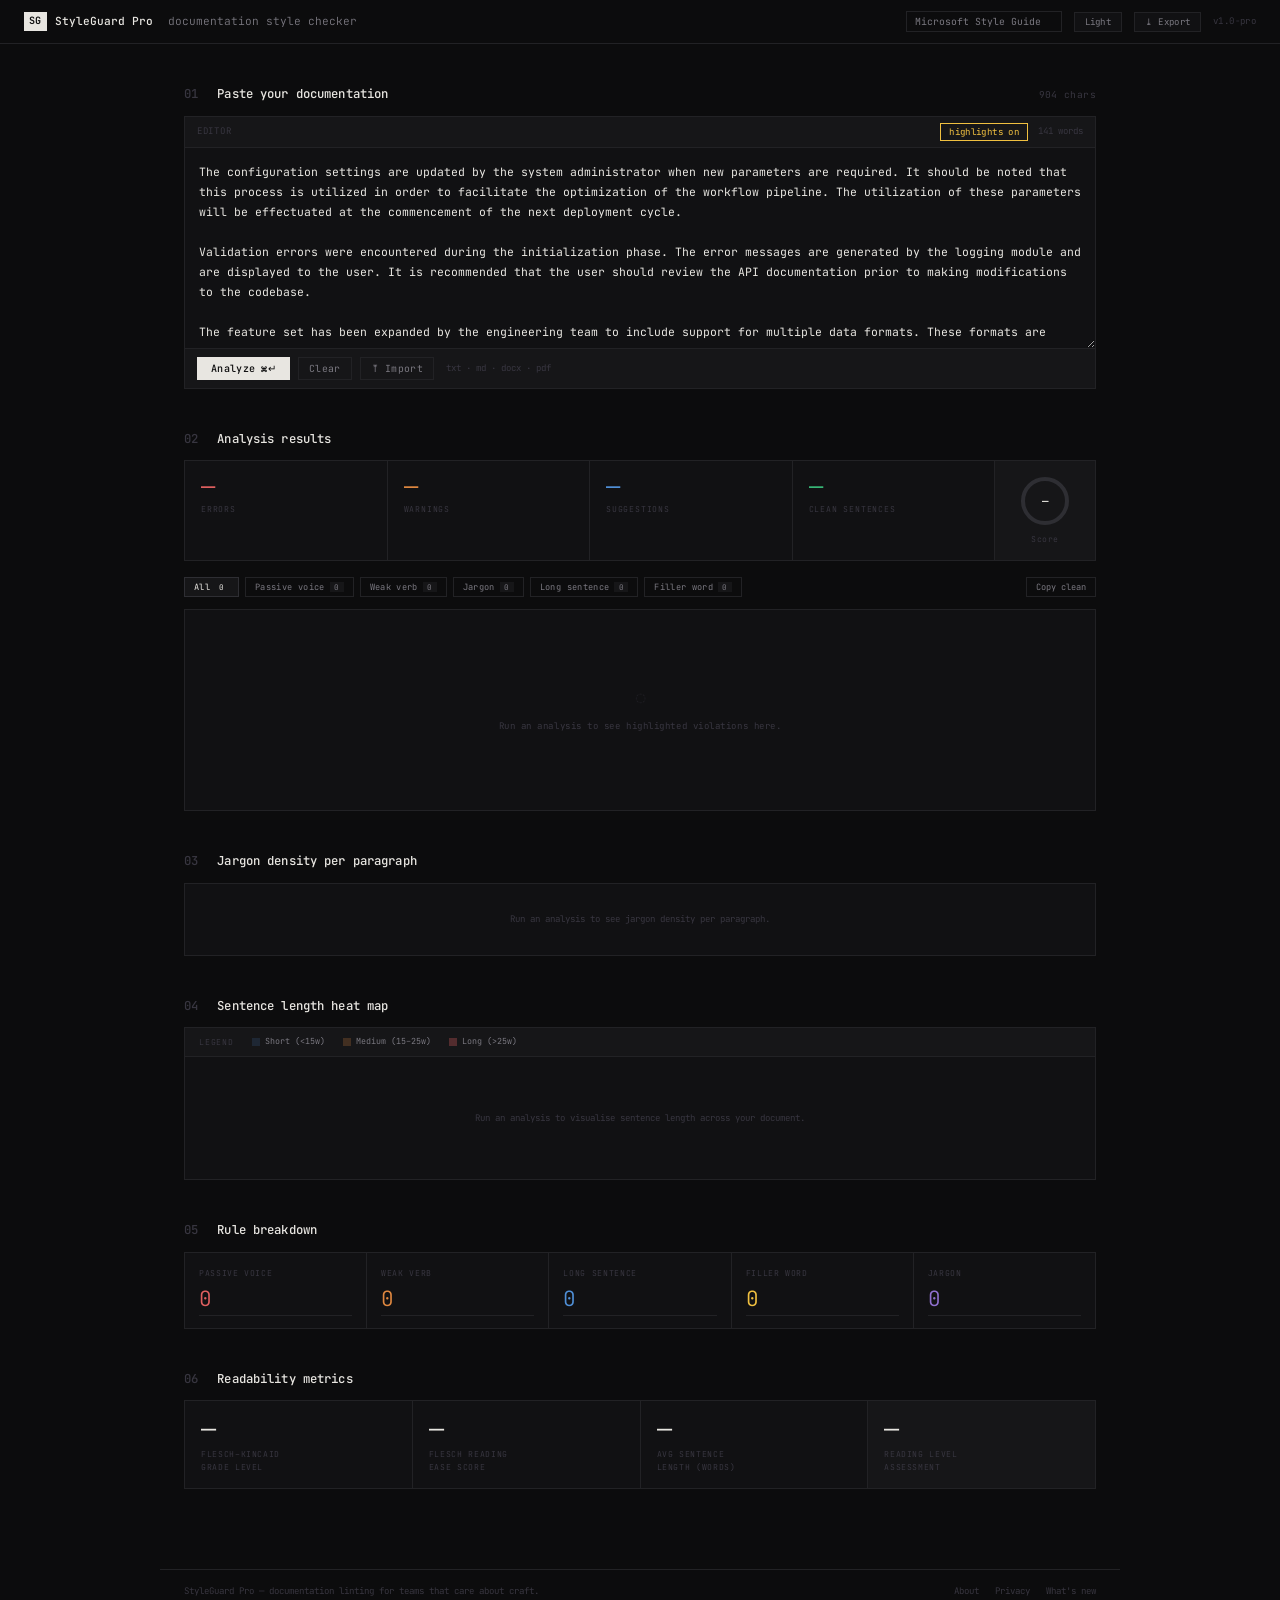
<file: index.html>
<!DOCTYPE html>
<html lang="en" data-theme="dark">
<head>
<meta charset="UTF-8">
<meta name="viewport" content="width=device-width, initial-scale=1.0">
<title>StyleGuard Pro — Documentation Style Checker</title>
<meta name="description" content="StyleGuard Pro is a free real-time documentation style checker. Detect passive voice, weak verbs, jargon, long sentences, and filler words instantly.">
<meta name="robots" content="index, follow">
<link rel="canonical" href="https://styleguard.ai-engineer.app/">
<meta property="og:type" content="website">
<meta property="og:title" content="StyleGuard Pro — Documentation Style Checker">
<meta property="og:description" content="Real-time style violation detection for any documentation. Free for technical writers.">
<meta property="og:url" content="https://styleguard.ai-engineer.app/">
<meta name="twitter:card" content="summary_large_image">
<script type="application/ld+json">
{"@context":"https://schema.org","@type":"WebApplication","name":"StyleGuard Pro","description":"Real-time documentation style checker","url":"https://styleguard.ai-engineer.app/","applicationCategory":"Writing Tool","offers":{"@type":"Offer","price":"0","priceCurrency":"USD"}}
</script>
<script async src="https://www.googletagmanager.com/gtag/js?id=G-XXXXXXXXXX"></script>
<script>window.dataLayer=window.dataLayer||[];function gtag(){dataLayer.push(arguments);}gtag('js',new Date());gtag('config','G-XXXXXXXXXX');</script>
<link href="https://fonts.googleapis.com/css2?family=JetBrains+Mono:wght@300;400;500;600&display=swap" rel="stylesheet">
<style>
*,*::before,*::after{box-sizing:border-box;margin:0;padding:0}
[data-theme="dark"]{
  --bg:#0c0c0d;--surface:#111113;--card:#161618;--border:#222225;--border-hi:#2e2e33;
  --text:#e8e6e1;--text-mid:#7a7880;--text-dim:#383640;--accent:#f0c040;
  --red:#e06060;--red-bg:rgba(224,96,96,0.08);
  --orange:#e08840;--orange-bg:rgba(224,136,64,0.08);
  --blue:#5090d8;--blue-bg:rgba(80,144,216,0.08);
  --green:#38b878;--green-bg:rgba(56,184,120,0.08);
  --purple:#9070d0;--purple-bg:rgba(144,112,208,0.08);
  --heat-low:rgba(80,144,216,0.14);--heat-mid:rgba(224,136,64,0.22);--heat-high:rgba(224,96,96,0.30);
}
[data-theme="light"]{
  --bg:#f8f6f1;--surface:#fff;--card:#f0ede8;--border:#dedad2;--border-hi:#c8c4bc;
  --text:#18181a;--text-mid:#68666e;--text-dim:#c0bdc8;--accent:#b08000;
  --red:#c83030;--red-bg:rgba(200,48,48,0.07);
  --orange:#b06020;--orange-bg:rgba(176,96,32,0.07);
  --blue:#2060a8;--blue-bg:rgba(32,96,168,0.07);
  --green:#1a7848;--green-bg:rgba(26,120,72,0.07);
  --purple:#6040a8;--purple-bg:rgba(96,64,168,0.07);
  --heat-low:rgba(32,96,168,0.11);--heat-mid:rgba(176,96,32,0.17);--heat-high:rgba(200,48,48,0.22);
}
html{font-size:14px}
body{font-family:'JetBrains Mono',monospace;background:var(--bg);color:var(--text);min-height:100vh;display:flex;flex-direction:column;line-height:1.6;transition:background .2s,color .2s}
/* TOPBAR */
.topbar{border-bottom:1px solid var(--border);padding:0 24px;height:44px;display:flex;align-items:center;gap:12px;position:sticky;top:0;z-index:100;background:var(--bg);font-size:.8rem}
.topbar-logo{display:flex;align-items:center;gap:8px;text-decoration:none;color:var(--text)}
.logo-mark{font-size:.72rem;font-weight:600;background:var(--text);color:var(--bg);padding:1px 5px;letter-spacing:.04em}
.logo-name{font-size:.8rem;font-weight:500}
.logo-desc{color:var(--text-mid);font-weight:300}
.topbar-right{margin-left:auto;display:flex;align-items:center;gap:12px}
.topbar-version{font-size:.65rem;color:var(--text-dim);letter-spacing:.04em}
.sg-select{font-family:'JetBrains Mono',monospace;font-size:.7rem;background:none;border:1px solid var(--border);color:var(--text-mid);padding:3px 8px;cursor:pointer;outline:none;transition:border-color .15s,color .15s;-webkit-appearance:none}
.sg-select:hover,.sg-select:focus{border-color:var(--border-hi);color:var(--text)}
.btn-top{font-family:'JetBrains Mono',monospace;font-size:.65rem;color:var(--text-mid);border:1px solid var(--border);background:var(--surface);padding:3px 10px;cursor:pointer;transition:all .15s;letter-spacing:.03em}
.btn-top:hover{border-color:var(--border-hi);color:var(--text)}
/* MAIN */
.main{flex:1;max-width:960px;margin:0 auto;width:100%;padding:40px 24px 80px;display:flex;flex-direction:column;gap:40px}
/* SECTION HEAD */
.sec-head{display:flex;align-items:baseline;margin-bottom:12px}
.sec-h2{font-size:.88rem;font-weight:500;color:var(--text);letter-spacing:.01em}
.sec-num{color:var(--text-dim);margin-right:12px}
.sec-meta{font-size:.68rem;color:var(--text-dim);margin-left:auto;letter-spacing:.04em}
/* EDITOR */
.editor-wrap{border:1px solid var(--border);background:var(--surface);transition:border-color .15s}
.editor-wrap:focus-within{border-color:var(--border-hi)}
.editor-topbar{border-bottom:1px solid var(--border);padding:6px 12px;display:flex;align-items:center;gap:10px;background:var(--card)}
.etb-label{font-size:.65rem;color:var(--text-dim);letter-spacing:.08em;text-transform:uppercase}
.etb-spacer{flex:1}
.char-count{font-size:.65rem;color:var(--text-dim)}
.hl-toggle{font-size:.65rem;color:var(--text-dim);background:none;border:1px solid var(--border);padding:2px 8px;cursor:pointer;font-family:'JetBrains Mono',monospace;transition:all .15s;letter-spacing:.04em}
.hl-toggle:hover{border-color:var(--border-hi);color:var(--text)}
.hl-toggle.on{border-color:var(--accent);color:var(--accent)}
.editor-body{position:relative;overflow:hidden}
.hl-layer{position:absolute;inset:0;padding:14px;font-family:'JetBrains Mono',monospace;font-size:.82rem;line-height:1.75;white-space:pre-wrap;word-wrap:break-word;color:transparent;pointer-events:none;overflow:auto;tab-size:2;scrollbar-width:none;-ms-overflow-style:none}.hl-layer::-webkit-scrollbar{display:none}
.hl-layer mark{border-radius:1px;color:transparent}
.hl-layer mark.passive{background:var(--red-bg);outline:1px solid rgba(224,96,96,0.25)}
.hl-layer mark.weak{background:var(--orange-bg);outline:1px solid rgba(224,136,64,0.25)}
.hl-layer mark.jargon{background:var(--purple-bg);outline:1px solid rgba(144,112,208,0.25)}
.hl-layer mark.filler{background:rgba(240,192,64,0.08);outline:1px solid rgba(240,192,64,0.25)}
.doc-textarea{position:relative;display:block;width:100%;min-height:200px;background:transparent;border:none;outline:none;resize:vertical;font-family:'JetBrains Mono',monospace;font-size:.82rem;line-height:1.75;color:var(--text);padding:14px;tab-size:2;caret-color:var(--accent)}
.doc-textarea::placeholder{color:var(--text-dim)}
.editor-footer{border-top:1px solid var(--border);padding:8px 12px;display:flex;align-items:center;gap:8px;background:var(--card);flex-wrap:wrap}
.btn-primary{font-family:'JetBrains Mono',monospace;font-size:.72rem;font-weight:500;background:var(--text);color:var(--bg);border:none;padding:5px 14px;cursor:pointer;transition:opacity .15s;letter-spacing:.03em}
.btn-primary:hover{opacity:.8}
.btn-primary:disabled{opacity:.35;cursor:not-allowed}
.btn-secondary{font-family:'JetBrains Mono',monospace;font-size:.7rem;background:none;border:1px solid var(--border);color:var(--text-mid);padding:4px 10px;cursor:pointer;transition:all .15s;letter-spacing:.03em}
.btn-secondary:hover{border-color:var(--border-hi);color:var(--text)}
.drop-hint{font-size:.65rem;color:var(--text-dim);margin-left:4px}
/* SCORE STRIP */
.score-strip{display:grid;grid-template-columns:repeat(4,1fr) 100px;gap:1px;background:var(--border);border:1px solid var(--border);margin-bottom:16px}
.sc-cell{background:var(--surface);padding:14px 16px;display:flex;flex-direction:column;gap:4px;transition:background .12s}
.sc-cell:hover{background:var(--card)}
.sc-cell.ring-cell{align-items:center;justify-content:center;gap:6px;background:var(--card)}
.sc-val{font-size:1.7rem;font-weight:300;line-height:1;color:var(--text)}
.sc-val.red{color:var(--red)}.sc-val.orange{color:var(--orange)}.sc-val.blue{color:var(--blue)}.sc-val.green{color:var(--green)}
.sc-key{font-size:.58rem;color:var(--text-dim);letter-spacing:.1em;text-transform:uppercase}
.sc-ring{position:relative;width:52px;height:52px}
.sc-ring svg{transform:rotate(-90deg)}
.ring-bg{fill:none;stroke:var(--border-hi);stroke-width:4}
.ring-fill{fill:none;stroke:var(--green);stroke-width:4;stroke-linecap:round;stroke-dasharray:138;stroke-dashoffset:138;transition:stroke-dashoffset .8s cubic-bezier(0.25,1,0.5,1),stroke .4s}
.ring-num{position:absolute;inset:0;display:flex;align-items:center;justify-content:center;font-size:.78rem;font-weight:500;color:var(--text)}
.ring-grade{font-size:.58rem;color:var(--text-dim);letter-spacing:.08em}
/* FILTER */
.filter-row{display:flex;align-items:center;gap:6px;flex-wrap:wrap;margin-bottom:12px}
.ftab{font-family:'JetBrains Mono',monospace;font-size:.62rem;padding:3px 9px;border:1px solid var(--border);background:none;color:var(--text-mid);cursor:pointer;transition:all .12s;letter-spacing:.04em;display:flex;align-items:center;gap:5px}
.ftab:hover{border-color:var(--border-hi);color:var(--text)}
.tc{font-size:.55rem;background:var(--card);padding:0 4px;min-width:14px;text-align:center}
.ftab.active.all{color:var(--text);border-color:var(--border-hi);background:var(--card)}
.ftab.active.passive{color:var(--red);border-color:var(--red);background:var(--red-bg)}
.ftab.active.weak{color:var(--orange);border-color:var(--orange);background:var(--orange-bg)}
.ftab.active.jargon{color:var(--purple);border-color:var(--purple);background:var(--purple-bg)}
.ftab.active.long{color:var(--blue);border-color:var(--blue);background:var(--blue-bg)}
.ftab.active.filler{color:var(--accent);border-color:var(--accent);background:rgba(240,192,64,0.08)}
.filter-gap{flex:1}
.btn-copy{font-family:'JetBrains Mono',monospace;font-size:.62rem;color:var(--text-mid);background:none;border:1px solid var(--border);padding:3px 9px;cursor:pointer;transition:all .12s}
.btn-copy:hover{border-color:var(--border-hi);color:var(--text)}
/* RESULTS */
.results-pane{border:1px solid var(--border);background:var(--surface);min-height:200px}
.results-empty{display:flex;flex-direction:column;align-items:center;justify-content:center;min-height:200px;gap:8px}
.re-icon{font-size:1.1rem;color:var(--text-dim);opacity:.4}
.re-text{font-size:.65rem;color:var(--text-dim);letter-spacing:.06em}
.vio{border-bottom:1px solid var(--border);padding:12px 16px;display:grid;grid-template-columns:84px 1fr auto;gap:10px 14px;align-items:start;transition:background .1s;animation:fadeUp .2s ease both}
.vio:last-child{border-bottom:none}
.vio:hover{background:var(--card)}
@keyframes fadeUp{from{opacity:0;transform:translateY(4px)}to{opacity:1;transform:translateY(0)}}
.vtag{font-family:'JetBrains Mono',monospace;font-size:.58rem;letter-spacing:.08em;text-transform:uppercase;padding:2px 6px;border:1px solid;white-space:nowrap;display:inline-block;margin-top:2px}
.vtag.passive{color:var(--red);border-color:var(--red);background:var(--red-bg)}
.vtag.weak{color:var(--orange);border-color:var(--orange);background:var(--orange-bg)}
.vtag.jargon{color:var(--purple);border-color:var(--purple);background:var(--purple-bg)}
.vtag.long{color:var(--blue);border-color:var(--blue);background:var(--blue-bg)}
.vtag.filler{color:var(--accent);border-color:var(--accent);background:rgba(240,192,64,0.08)}
.vflagged{font-size:.75rem;color:var(--text);margin-bottom:4px;line-height:1.55}
.vflagged mark{background:none;text-decoration:underline wavy;text-underline-offset:3px;text-decoration-thickness:1px}
.vflagged mark.passive{color:var(--red);text-decoration-color:var(--red)}
.vflagged mark.weak{color:var(--orange);text-decoration-color:var(--orange)}
.vflagged mark.jargon{color:var(--purple);text-decoration-color:var(--purple)}
.vflagged mark.long{color:var(--blue);text-decoration-color:var(--blue)}
.vflagged mark.filler{color:var(--accent);text-decoration-color:var(--accent)}
.vsugg{font-size:.72rem;color:var(--text-mid);line-height:1.5}
.vsugg strong{color:var(--green);font-weight:500}
.vactions{display:flex;flex-direction:column;gap:4px;align-items:flex-end;flex-shrink:0}
.vline{font-size:.55rem;color:var(--text-dim);margin-bottom:2px}
.btn-fix{font-family:'JetBrains Mono',monospace;font-size:.58rem;color:var(--green);background:var(--green-bg);border:1px solid var(--green);padding:3px 8px;cursor:pointer;transition:opacity .15s}
.btn-fix:hover{opacity:.7}
.btn-ignore{font-family:'JetBrains Mono',monospace;font-size:.58rem;color:var(--text-dim);background:none;border:1px solid var(--border);padding:3px 8px;cursor:pointer;transition:all .15s}
.btn-ignore:hover{color:var(--text-mid);border-color:var(--border-hi)}
/* JARGON TABLE */
.data-table{border:1px solid var(--border);background:var(--surface)}
.dt-header{border-bottom:1px solid var(--border);padding:7px 14px;display:grid;grid-template-columns:24px 1fr 56px 120px;gap:14px;background:var(--card)}
.dt-header span{font-size:.58rem;color:var(--text-dim);letter-spacing:.1em;text-transform:uppercase}
.dt-row{border-bottom:1px solid var(--border);padding:9px 14px;display:grid;grid-template-columns:24px 1fr 56px 120px;gap:14px;align-items:center;transition:background .1s}
.dt-row:last-child{border-bottom:none}
.dt-row:hover{background:var(--card)}
.dt-num{font-size:.62rem;color:var(--text-dim)}
.dt-preview{font-size:.7rem;color:var(--text);white-space:nowrap;overflow:hidden;text-overflow:ellipsis}
.dt-count{font-size:.7rem;text-align:right}
.dt-count.none{color:var(--text-dim)}.dt-count.low{color:var(--blue)}.dt-count.medium{color:var(--orange)}.dt-count.high{color:var(--red)}
.dt-bar-wrap{display:flex;align-items:center;gap:8px}
.dt-bar-bg{flex:1;height:2px;background:var(--border)}
.dt-bar{height:100%;transition:width .6s cubic-bezier(0.25,1,0.5,1)}
.dt-pct{font-size:.58rem;color:var(--text-dim);width:26px;text-align:right;flex-shrink:0}
.dt-empty{padding:28px 14px;text-align:center;font-size:.65rem;color:var(--text-dim)}
/* HEATMAP */
.heatmap-wrap{border:1px solid var(--border);background:var(--surface)}
.hm-topbar{border-bottom:1px solid var(--border);padding:7px 14px;display:flex;align-items:center;gap:18px;background:var(--card)}
.hm-legend-label{font-size:.58rem;color:var(--text-dim);letter-spacing:.1em;text-transform:uppercase}
.hm-leg{display:flex;align-items:center;gap:5px;font-size:.6rem;color:var(--text-mid)}
.hm-swatch{width:8px;height:8px}
.hm-body{padding:16px 14px;font-size:.78rem;line-height:2.0;color:var(--text)}
.hs{border-radius:1px;padding:1px 0;display:inline;cursor:default}
.hs:hover{outline:1px solid var(--border-hi)}
.hs.low{background:var(--heat-low)}.hs.mid{background:var(--heat-mid)}.hs.high{background:var(--heat-high)}
.hm-empty{padding:36px 14px;text-align:center;font-size:.65rem;color:var(--text-dim)}
/* BREAKDOWN */
.breakdown-grid{display:grid;grid-template-columns:repeat(5,1fr);gap:1px;background:var(--border);border:1px solid var(--border)}
.bd-cell{background:var(--surface);padding:14px 14px 12px;transition:background .12s}
.bd-cell:hover{background:var(--card)}
.bd-rule{font-size:.58rem;color:var(--text-dim);letter-spacing:.08em;text-transform:uppercase;margin-bottom:8px}
.bd-num{font-size:1.5rem;font-weight:300;line-height:1;margin-bottom:6px}
.bd-bar-wrap{height:1px;background:var(--border)}
.bd-bar{height:100%;transition:width .6s cubic-bezier(0.25,1,0.5,1)}
/* READABILITY */
.r-grid{display:grid;grid-template-columns:repeat(4,1fr);gap:1px;background:var(--border);border:1px solid var(--border)}
.r-cell{background:var(--surface);padding:16px 16px 14px;transition:background .12s}
.r-cell:hover{background:var(--card)}
.r-cell.hi{background:var(--card)}
.r-val{font-size:1.8rem;font-weight:300;line-height:1;color:var(--text);margin-bottom:5px;transition:color .3s}
.r-val.good{color:var(--green)}.r-val.ok{color:var(--accent)}.r-val.warn{color:var(--orange)}
.r-label{font-size:.58rem;color:var(--text-dim);letter-spacing:.08em;text-transform:uppercase;line-height:1.6}
/* FOOTER */
footer{border-top:1px solid var(--border);padding:14px 24px;display:flex;align-items:center;gap:16px;max-width:960px;margin:0 auto;width:100%;font-size:.65rem}
.footer-text{color:var(--text-dim)}
.footer-link{color:var(--text-dim);text-decoration:none;transition:color .15s}
.footer-link:hover{color:var(--text)}
::-webkit-scrollbar{width:3px;height:3px}
::-webkit-scrollbar-track{background:transparent}
::-webkit-scrollbar-thumb{background:var(--border-hi)}
@media(max-width:700px){
  .topbar{padding:0 14px}.main{padding:24px 14px 60px}
  .score-strip{grid-template-columns:1fr 1fr}
  .sc-cell.ring-cell{grid-column:span 2;flex-direction:row}
  .breakdown-grid{grid-template-columns:1fr 1fr}
  .r-grid{grid-template-columns:1fr 1fr}
  .vio{grid-template-columns:auto 1fr}
  .vactions{flex-direction:row;grid-column:1/-1}
  .sg-select{display:none}
}
</style>
</head>
<body>

<header class="topbar" role="banner">
  <a class="topbar-logo" href="/" aria-label="StyleGuard Pro">
    <span class="logo-mark">SG</span>
    <span class="logo-name">StyleGuard Pro</span>
    <span class="logo-desc">&nbsp;documentation style checker</span>
  </a>
  <div class="topbar-right">
    <select class="sg-select" id="styleGuide" aria-label="Select style guide" onchange="switchGuide(this.value)">
      <option>Microsoft Style Guide</option>
      <option>Google Developer Docs</option>
      <option>Chicago Manual of Style</option>
      <option>APA 7th Edition</option>
      <option>Custom Rules</option>
    </select>
    <button class="btn-top" id="themeToggle" onclick="toggleTheme()">Light</button>
    <button class="btn-top" onclick="exportReport()">⤓ Export</button>
    <span class="topbar-version">v1.0-pro</span>
  </div>
</header>

<main class="main" role="main">

  <!-- 01 EDITOR -->
  <section>
    <div class="sec-head">
      <h1 class="sec-h2"><span class="sec-num">01</span> Paste your documentation</h1>
      <span class="sec-meta" id="charCount">0 chars</span>
    </div>
    <div class="editor-wrap">
      <div class="editor-topbar">
        <span class="etb-label">Editor</span>
        <div class="etb-spacer"></div>
        <button class="hl-toggle on" id="hlToggle" onclick="toggleHighlight()">highlights on</button>
        <span class="char-count" id="wordCount">0 words</span>
      </div>
      <div class="editor-body">
        <div class="hl-layer" id="hlLayer" aria-hidden="true"></div>
        <textarea class="doc-textarea" id="docInput" spellcheck="false"
          placeholder="Paste your documentation here, or drag &amp; drop a .txt / .md file…"
          oninput="onInput()"></textarea>
      </div>
      <div class="editor-footer">
        <button class="btn-primary" id="analyzeBtn" onclick="runAnalysis()">Analyze ⌘↵</button>
        <button class="btn-secondary" onclick="clearDoc()">Clear</button>
        <button class="btn-secondary" onclick="document.getElementById('fileInput').click()">⤒ Import</button>
        <input type="file" id="fileInput" accept=".txt,.md,.docx,.pdf" style="display:none" onchange="importFile(this)">
        <span class="drop-hint">txt · md · docx · pdf</span>
      </div>
    </div>
  </section>

  <!-- 02 RESULTS -->
  <section>
    <div class="sec-head">
      <h2 class="sec-h2"><span class="sec-num">02</span> Analysis results</h2>
    </div>
    <div class="score-strip">
      <div class="sc-cell"><div class="sc-val red"    id="sc-errors">—</div><div class="sc-key">Errors</div></div>
      <div class="sc-cell"><div class="sc-val orange" id="sc-warnings">—</div><div class="sc-key">Warnings</div></div>
      <div class="sc-cell"><div class="sc-val blue"   id="sc-suggestions">—</div><div class="sc-key">Suggestions</div></div>
      <div class="sc-cell"><div class="sc-val green"  id="sc-clean">—</div><div class="sc-key">Clean sentences</div></div>
      <div class="sc-cell ring-cell">
        <div class="sc-ring">
          <svg width="52" height="52" viewBox="0 0 52 52">
            <circle class="ring-bg"   cx="26" cy="26" r="22"/>
            <circle class="ring-fill" id="ringFill" cx="26" cy="26" r="22"/>
          </svg>
          <div class="ring-num" id="ringNum">—</div>
        </div>
        <div class="ring-grade" id="ringGrade">Score</div>
      </div>
    </div>
    <div class="filter-row">
      <button class="ftab all active" onclick="setFilter('all',this)">All <span class="tc" id="tc-all">0</span></button>
      <button class="ftab passive"    onclick="setFilter('passive',this)">Passive voice <span class="tc" id="tc-passive">0</span></button>
      <button class="ftab weak"       onclick="setFilter('weak',this)">Weak verb <span class="tc" id="tc-weak">0</span></button>
      <button class="ftab jargon"     onclick="setFilter('jargon',this)">Jargon <span class="tc" id="tc-jargon">0</span></button>
      <button class="ftab long"       onclick="setFilter('long',this)">Long sentence <span class="tc" id="tc-long">0</span></button>
      <button class="ftab filler"     onclick="setFilter('filler',this)">Filler word <span class="tc" id="tc-filler">0</span></button>
      <div class="filter-gap"></div>
      <button class="btn-copy" onclick="copyClean()">Copy clean</button>
    </div>
    <div class="results-pane">
      <div class="results-empty" id="resultsEmpty">
        <div class="re-icon">◌</div>
        <div class="re-text">Run an analysis to see highlighted violations here.</div>
      </div>
      <div id="resultsList" style="display:none"></div>
    </div>
  </section>

  <!-- 03 JARGON DENSITY -->
  <section>
    <div class="sec-head">
      <h2 class="sec-h2"><span class="sec-num">03</span> Jargon density per paragraph</h2>
    </div>
    <div class="data-table" id="jargonTable">
      <div class="dt-empty">Run an analysis to see jargon density per paragraph.</div>
    </div>
  </section>

  <!-- 04 HEAT MAP -->
  <section>
    <div class="sec-head">
      <h2 class="sec-h2"><span class="sec-num">04</span> Sentence length heat map</h2>
    </div>
    <div class="heatmap-wrap">
      <div class="hm-topbar">
        <span class="hm-legend-label">Legend</span>
        <div class="hm-leg"><div class="hm-swatch" style="background:var(--heat-low)"></div> Short (&lt;15w)</div>
        <div class="hm-leg"><div class="hm-swatch" style="background:var(--heat-mid)"></div> Medium (15–25w)</div>
        <div class="hm-leg"><div class="hm-swatch" style="background:var(--heat-high)"></div> Long (&gt;25w)</div>
      </div>
      <div class="hm-body" id="heatmapBody">
        <div class="hm-empty">Run an analysis to visualise sentence length across your document.</div>
      </div>
    </div>
  </section>

  <!-- 05 BREAKDOWN -->
  <section>
    <div class="sec-head">
      <h2 class="sec-h2"><span class="sec-num">05</span> Rule breakdown</h2>
    </div>
    <div class="breakdown-grid">
      <div class="bd-cell"><div class="bd-rule">Passive voice</div><div class="bd-num" style="color:var(--red)"    id="bd-passive">0</div><div class="bd-bar-wrap"><div class="bd-bar" id="bar-passive" style="width:0%;background:var(--red)"></div></div></div>
      <div class="bd-cell"><div class="bd-rule">Weak verb</div>    <div class="bd-num" style="color:var(--orange)" id="bd-weak">0</div><div class="bd-bar-wrap"><div class="bd-bar" id="bar-weak"    style="width:0%;background:var(--orange)"></div></div></div>
      <div class="bd-cell"><div class="bd-rule">Long sentence</div><div class="bd-num" style="color:var(--blue)"   id="bd-long">0</div><div class="bd-bar-wrap"><div class="bd-bar" id="bar-long"    style="width:0%;background:var(--blue)"></div></div></div>
      <div class="bd-cell"><div class="bd-rule">Filler word</div>  <div class="bd-num" style="color:var(--accent)" id="bd-filler">0</div><div class="bd-bar-wrap"><div class="bd-bar" id="bar-filler"  style="width:0%;background:var(--accent)"></div></div></div>
      <div class="bd-cell"><div class="bd-rule">Jargon</div>       <div class="bd-num" style="color:var(--purple)" id="bd-jargon">0</div><div class="bd-bar-wrap"><div class="bd-bar" id="bar-jargon"  style="width:0%;background:var(--purple)"></div></div></div>
    </div>
  </section>

  <!-- 06 READABILITY -->
  <section>
    <div class="sec-head">
      <h2 class="sec-h2"><span class="sec-num">06</span> Readability metrics</h2>
    </div>
    <div class="r-grid">
      <div class="r-cell"><div class="r-val" id="r-fk">—</div><div class="r-label">Flesch–Kincaid<br>grade level</div></div>
      <div class="r-cell"><div class="r-val" id="r-ease">—</div><div class="r-label">Flesch reading<br>ease score</div></div>
      <div class="r-cell"><div class="r-val" id="r-avg">—</div><div class="r-label">Avg sentence<br>length (words)</div></div>
      <div class="r-cell hi"><div class="r-val" id="r-level">—</div><div class="r-label">Reading level<br>assessment</div></div>
    </div>
  </section>

</main>

<footer role="contentinfo">
  <span class="footer-text">StyleGuard Pro — documentation linting for teams that care about craft.</span>
  <div style="flex:1"></div>
  <a href="/about"     class="footer-link">About</a>
  <a href="/privacy"   class="footer-link">Privacy</a>
  <a href="/changelog" class="footer-link">What's new</a>
</footer>

<script>
'use strict';

// ── SAMPLE ──
const SAMPLE = `The configuration settings are updated by the system administrator when new parameters are required. It should be noted that this process is utilized in order to facilitate the optimization of the workflow pipeline. The utilization of these parameters will be effectuated at the commencement of the next deployment cycle.

Validation errors were encountered during the initialization phase. The error messages are generated by the logging module and are displayed to the user. It is recommended that the user should review the API documentation prior to making modifications to the codebase.

The feature set has been expanded by the engineering team to include support for multiple data formats. These formats are parsed by the ingestion engine before being committed to the database. A significant number of legacy integrations will be impacted by this change and should be updated as soon as possible.`;

// ── STYLE GUIDE RULE SETS ──
// Each guide defines: weakVerbs, jargon, fillers, maxSentenceWords, passiveSeverity, extraRules
// passiveSeverity: 'error' = strict, 'warning' = moderate, 'suggestion' = permissive

const STYLE_GUIDES = {

  // ── MICROSOFT STYLE GUIDE ──
  // Source: learn.microsoft.com/en-us/style-guide
  // Active voice strongly preferred. Short sentences (<25w). No jargon. Plain language.
  'Microsoft Style Guide': {
    maxSentenceWords: 25,
    passiveSeverity: 'error',
    passiveNote: 'Microsoft style strongly prefers active voice. Identify the actor and put them first.',
    weakVerbs: {
      utilize:'use', utilizes:'uses', utilized:'used', utilizing:'using',
      leverage:'use', leverages:'uses', leveraged:'used', leveraging:'using',
      facilitate:'enable', facilitates:'enables', facilitated:'enabled', facilitating:'enabling',
      implement:'add', implements:'adds', implemented:'added', implementing:'adding',
      effectuate:'apply', effectuated:'applied', effectuates:'applies',
      commence:'start', commences:'starts', commenced:'started', commencement:'start',
      endeavour:'try', endeavor:'try', utilisation:'use', utilization:'use',
      remediate:'fix', remediates:'fixes', remediated:'fixed',
      leverage:'use', procure:'get', procures:'gets', procured:'got',
    },
    jargon: [
      'pipeline','workflow pipeline','ingestion engine','codebase','deployment cycle',
      'initialization','parameterization','optimization','synergy','scalability',
      'paradigm','ecosystem','bandwidth','drill down','circle back',
      'low-hanging fruit','move the needle','boil the ocean','deep dive',
      'actionable','learnings','ideation','onboarding','offboarding',
    ],
    fillers: [
      { p:'it should be noted that',  fix:null,        label:'Microsoft style: Delete — adds no meaning.' },
      { p:'it is important to note',  fix:null,        label:'Microsoft style: Delete — adds no meaning.' },
      { p:'in order to',              fix:'to',        label:'Microsoft style: Replace with <strong>to</strong>' },
      { p:'due to the fact that',     fix:'because',   label:'Microsoft style: Replace with <strong>because</strong>' },
      { p:'at this point in time',    fix:'now',       label:'Microsoft style: Replace with <strong>now</strong>' },
      { p:'prior to',                 fix:'before',    label:'Microsoft style: Replace with <strong>before</strong>' },
      { p:'a significant number of',  fix:'many',      label:'Microsoft style: Replace with <strong>many</strong>' },
      { p:'on a regular basis',       fix:'regularly', label:'Microsoft style: Replace with <strong>regularly</strong>' },
      { p:'in the event that',        fix:'if',        label:'Microsoft style: Replace with <strong>if</strong>' },
      { p:'at the present time',      fix:'now',       label:'Microsoft style: Replace with <strong>now</strong>' },
      { p:'needless to say',          fix:null,        label:'Microsoft style: Delete — if it is needless to say, do not say it.' },
    ],
    extraRules: [
      { pattern: /the user/gi, type:'filler', sev:'warning',
        label:'Microsoft style: Address the reader directly. Replace <strong>"the user"</strong> with <strong>"you"</strong>.' },
    ],
  },

  // ── GOOGLE DEVELOPER DOCUMENTATION STYLE GUIDE ──
  // Source: developers.google.com/style
  // Strictest on sentence length (<20w). Active voice. Second person required. No pre-announcements.
  'Google Developer Docs': {
    maxSentenceWords: 20,
    passiveSeverity: 'error',
    passiveNote: 'Google style requires active voice. Passive is only acceptable to emphasise an object or when the actor is irrelevant.',
    weakVerbs: {
      utilize:'use', utilizes:'uses', utilized:'used', utilizing:'using',
      commence:'start', commences:'starts', commenced:'started', commencement:'start',
      facilitate:'enable', facilitates:'enables', facilitated:'enabled', facilitating:'enabling',
      leverage:'use', leverages:'uses', leveraged:'used', leveraging:'using',
      effectuate:'apply', effectuated:'applied',
    },
    jargon: [
      'pipeline','ingestion engine','codebase','deployment cycle',
      'synergy','scalability','paradigm','single pane of glass',
      'spin up','guru','deep dive','low-hanging fruit','boil the ocean',
    ],
    fillers: [
      { p:'it should be noted that',     fix:null,    label:'Google style: Delete — do not pre-announce content.' },
      { p:'this document will explain',  fix:null,    label:'Google style: Delete — do not pre-announce. Just explain it.' },
      { p:'this guide will cover',       fix:null,    label:'Google style: Delete — do not pre-announce. Just cover it.' },
      { p:'please note that',            fix:null,    label:'Google style: Delete — adds no meaning.' },
      { p:'in order to',                 fix:'to',    label:'Google style: Replace with <strong>to</strong>' },
      { p:'allows you to',               fix:null,    label:'Google style: Rewrite — "allows you to" is on the Google banned word list. Say what the feature does instead.' },
      { p:'prior to',                    fix:'before',label:'Google style: Replace with <strong>before</strong>' },
      { p:'a significant number of',     fix:'many',  label:'Google style: Replace with <strong>many</strong>' },
      { p:'due to the fact that',        fix:'because',label:'Google style: Replace with <strong>because</strong>' },
    ],
    extraRules: [
      { pattern: /the user/gi, type:'filler', sev:'error',
        label:'Google style: Use <strong>"you"</strong> not "the user" — address the reader directly (required by Google style guide).' },
      { pattern: /desire|wish/gi, type:'weak', sev:'warning',
        label:'Google style: "desire" and "wish" are on the Google banned word list. Use <strong>want</strong>.' },
    ],
  },

  // ── CHICAGO MANUAL OF STYLE ──
  // Source: chicagomanualofstyle.org
  // Most permissive on passive. No strict sentence limit (35w). Focus on clichés, redundancies, elegance.
  'Chicago Manual of Style': {
    maxSentenceWords: 35,
    passiveSeverity: 'suggestion',
    passiveNote: 'Chicago style permits passive voice — "a mix of active and passive is essential for variation and eloquence." Consider revising only if the actor is obscured.',
    weakVerbs: {
      utilize:'use', utilizes:'uses', utilized:'used', utilizing:'using',
      commence:'start', commences:'starts', commenced:'started', commencement:'start',
      endeavour:'try', endeavor:'try', effectuate:'apply', effectuated:'applied',
    },
    jargon: [
      'synergy','scalability','paradigm','ecosystem','actionable',
      'learnings','ideation','bandwidth','deep dive','circle back',
    ],
    fillers: [
      { p:'it should be noted that',  fix:null,        label:'Chicago style: Redundant phrase — delete.' },
      { p:'needless to say',          fix:null,        label:'Chicago style: Cliché — delete. If it is needless to say, do not say it.' },
      { p:'in actual fact',           fix:null,        label:'Chicago style: Redundant — delete. "In fact" is sufficient, or omit entirely.' },
      { p:'the fact that',            fix:null,        label:'Chicago style: Often redundant — consider rewriting to eliminate.' },
      { p:'in terms of',              fix:null,        label:'Chicago style: Vague filler — rewrite for precision.' },
      { p:'at this point in time',    fix:'now',       label:'Chicago style: Verbose — replace with <strong>now</strong>.' },
      { p:'due to the fact that',     fix:'because',   label:'Chicago style: Replace with <strong>because</strong>.' },
      { p:'in order to',              fix:'to',        label:'Chicago style: Replace with <strong>to</strong>.' },
      { p:'a significant number of',  fix:'many',      label:'Chicago style: Replace with <strong>many</strong>.' },
    ],
    extraRules: [],
  },

  // ── APA 7TH EDITION ──
  // Source: apastyle.apa.org
  // Passive permitted (esp. in methods). Formal academic tone. Bias-free language required.
  // Stricter on inclusive language than other guides.
  'APA 7th Edition': {
    maxSentenceWords: 40,
    passiveSeverity: 'suggestion',
    passiveNote: 'APA 7 permits passive voice, especially in methods sections. However, prefer active voice for clarity when describing your own actions or participants.',
    weakVerbs: {
      utilize:'use', utilizes:'uses', utilized:'used', utilizing:'using',
      commence:'start', commenced:'started', commencement:'start',
      endeavour:'try', endeavor:'try',
    },
    jargon: [
      'synergy','paradigm','ecosystem','actionable','bandwidth',
      'circle back','deep dive','low-hanging fruit',
    ],
    fillers: [
      { p:'it should be noted that',  fix:null,    label:'APA style: Delete — direct statement is clearer.' },
      { p:'it is interesting to note', fix:null,   label:'APA style: Delete — APA Publication Manual flags this as padding.' },
      { p:'needless to say',          fix:null,    label:'APA style: Delete — APA flags this as redundant.' },
      { p:'in order to',              fix:'to',    label:'APA style: Replace with <strong>to</strong>.' },
      { p:'due to the fact that',     fix:'because',label:'APA style: Replace with <strong>because</strong>.' },
      { p:'a significant number of',  fix:'many',  label:'APA style: Replace with <strong>many</strong>.' },
    ],
    extraRules: [
      { pattern: /he or she|his or her/gi, type:'jargon', sev:'error',
        label:'APA 7 style: Use singular <strong>they/their</strong> — APA 7 requires gender-neutral pronouns.' },
      { pattern: /(mankind|manpower|manmade|chairman)/gi, type:'jargon', sev:'error',
        label:'APA 7 style: Use bias-free language. Replace with <strong>humanity / workforce / artificial / chair</strong>.' },
      { pattern: /normal(ly)?/gi, type:'jargon', sev:'suggestion',
        label:'APA 7 style: Avoid "normal" — it implies others are abnormal. Be specific about what you mean.' },
    ],
  },

  // ── CUSTOM RULES (editable) ──
  'Custom Rules': {
    maxSentenceWords: 25,
    passiveSeverity: 'warning',
    passiveNote: 'Custom rules: Passive voice flagged. Rewrite in active voice where possible.',
    weakVerbs: {
      utilize:'use', utilizes:'uses', utilized:'used', utilizing:'using',
      leverage:'use', facilitate:'enable', facilitated:'enabled',
      commence:'start', commenced:'started',
    },
    jargon: [
      'synergy','paradigm','ecosystem','bandwidth','actionable',
      'circle back','deep dive','low-hanging fruit','move the needle',
    ],
    fillers: [
      { p:'it should be noted that',  fix:null,      label:'Delete — adds no meaning.' },
      { p:'in order to',              fix:'to',      label:'Replace with <strong>to</strong>' },
      { p:'due to the fact that',     fix:'because', label:'Replace with <strong>because</strong>' },
      { p:'a significant number of',  fix:'many',    label:'Replace with <strong>many</strong>' },
      { p:'prior to',                 fix:'before',  label:'Replace with <strong>before</strong>' },
    ],
    extraRules: [],
  },
};

// ── ACTIVE RULES (set by style guide selector) ──
var activeGuide = 'Microsoft Style Guide';

function getGuide() {
  return STYLE_GUIDES[activeGuide] || STYLE_GUIDES['Microsoft Style Guide'];
}

// Expose these as computed properties for the rest of the code
function WEAK_VERBS() { return getGuide().weakVerbs; }
function JARGON()     { return getGuide().jargon; }
function FILLERS()    { return getGuide().fillers; }

// ── STATE ──
let violations  = [];  // array of violation objects
let activeFilter = 'all';
let hlOn = true;

// ── SWITCH GUIDE ──
function switchGuide(name) {
  activeGuide = name;
  // Update guide badge shown in topbar
  var badge = document.getElementById('guideBadge');
  if (badge) badge.textContent = name;
  // If analysis has already been run, re-run it with new rules
  var text = document.getElementById('docInput').value.trim();
  if (violations.length > 0 && text) {
    runAnalysis();
  }
}

// ── INIT ──
document.addEventListener('DOMContentLoaded', function() {
  document.getElementById('docInput').value = SAMPLE;
  updateCounts();
  setupDragDrop();
  document.addEventListener('keydown', function(e) {
    if ((e.metaKey || e.ctrlKey) && e.key === 'Enter') { e.preventDefault(); runAnalysis(); }
  });
});

// ── COUNTS ──
function updateCounts() {
  var t = document.getElementById('docInput').value;
  var w = t.trim() ? t.trim().split(/\s+/).length : 0;
  document.getElementById('charCount').textContent = t.length.toLocaleString() + ' chars';
  document.getElementById('wordCount').textContent = w.toLocaleString() + ' words';
}

function onInput() {
  updateCounts();
  if (hlOn && violations.length) renderHL();
}

// ── CLEAR ──
function clearDoc() {
  document.getElementById('docInput').value = '';
  document.getElementById('hlLayer').innerHTML = '';
  updateCounts();
  resetUI();
}

function resetUI() {
  violations = [];
  document.getElementById('resultsEmpty').style.display = 'flex';
  document.getElementById('resultsList').style.display  = 'none';
  document.getElementById('jargonTable').innerHTML = '<div class="dt-empty">Run an analysis to see jargon density per paragraph.</div>';
  document.getElementById('heatmapBody').innerHTML = '<div class="hm-empty">Run an analysis to visualise sentence length across your document.</div>';
  ['errors','warnings','suggestions','clean'].forEach(function(k) {
    document.getElementById('sc-' + k).textContent = '—';
  });
  document.getElementById('ringNum').textContent   = '—';
  document.getElementById('ringGrade').textContent = 'Score';
  document.getElementById('ringFill').style.strokeDashoffset = '138';
  ['passive','weak','long','filler','jargon'].forEach(function(k) {
    document.getElementById('tc-' + k).textContent = '0';
    document.getElementById('bd-' + k).textContent = '0';
    document.getElementById('bar-' + k).style.width = '0%';
  });
  document.getElementById('tc-all').textContent = '0';
  ['fk','ease','avg','level'].forEach(function(k) {
    var el = document.getElementById('r-' + k);
    el.textContent = '—'; el.className = 'r-val';
  });
}

// ── ANALYSE ──
function runAnalysis() {
  var text = document.getElementById('docInput').value.trim();
  if (!text) return;
  var btn = document.getElementById('analyzeBtn');
  btn.disabled = true; btn.textContent = 'Analyzing…';
  setTimeout(function() { analyse(text); btn.disabled = false; btn.textContent = 'Analyze ⌘↵'; }, 480);
}

function analyse(text) {
  var sentences  = splitSen(text);
  var paragraphs = text.split(/\n\n+/).filter(function(p) { return p.trim(); });
  var found = [];

  var guide         = getGuide();
  var wv            = guide.weakVerbs;
  var jargonList    = guide.jargon;
  var fillerList    = guide.fillers;
  var maxWords      = guide.maxSentenceWords;
  var passiveSev    = guide.passiveSeverity;
  var passiveNote   = guide.passiveNote;
  var extraRules    = guide.extraRules || [];

  sentences.forEach(function(sen, si) {
    var ref   = 'S' + (si + 1);
    var words = sen.split(/\s+/).filter(Boolean);

    // Passive voice — severity and note vary by guide
    var pr = /\b(is|are|was|were|be|been|being)\s+(\w+(?:ed|en))\b/gi;
    var m;
    while ((m = pr.exec(sen)) !== null) {
      found.push({
        type:'passive', sev:passiveSev, sen:sen, raw:m[0], fix:null, ref:ref,
        sugg:passiveNote
      });
    }

    // Weak verbs — from active guide
    words.forEach(function(raw) {
      var w = raw.replace(/[^a-z]/gi,'').toLowerCase();
      if (wv[w]) {
        found.push({
          type:'weak', sev:'warning', sen:sen, raw:w, fix:wv[w], ref:ref,
          sugg:'Replace <strong>' + w + '</strong> → <strong>' + wv[w] + '</strong>'
        });
      }
    });

    // Filler phrases — from active guide
    fillerList.forEach(function(f) {
      if (sen.toLowerCase().indexOf(f.p) !== -1) {
        found.push({
          type:'filler', sev:'warning', sen:sen, raw:f.p, fix:f.fix, ref:ref,
          sugg:f.label
        });
      }
    });

    // Long sentences — threshold from active guide
    if (words.length > maxWords) {
      found.push({
        type:'long', sev:'warning', sen:sen, raw:sen, fix:null, ref:ref,
        sugg:words.length + ' words — ' + activeGuide + ' recommends under ' + maxWords + '. <strong>Split into two sentences.</strong>'
      });
    }

    // Jargon — from active guide
    jargonList.forEach(function(term) {
      if (sen.toLowerCase().indexOf(term.toLowerCase()) !== -1) {
        found.push({
          type:'jargon', sev:'suggestion', sen:sen, raw:term, fix:null, ref:ref,
          sugg:'Define <strong>"' + term + '"</strong> on first use, or replace with a plainer alternative.'
        });
      }
    });

    // Extra rules — guide-specific patterns (APA bias-free, Google "the user", etc.)
    extraRules.forEach(function(rule) {
      rule.pattern.lastIndex = 0;
      if (rule.pattern.test(sen)) {
        rule.pattern.lastIndex = 0;
        var em = rule.pattern.exec(sen);
        found.push({
          type: rule.type, sev: rule.sev, sen:sen,
          raw: em ? em[0] : '', fix:null, ref:ref,
          sugg: rule.label
        });
      }
    });
  });

  // Deduplicate
  var seen = {};
  violations = found.filter(function(v) {
    var k = v.type + v.ref + v.raw.toLowerCase();
    if (seen[k]) return false;
    seen[k] = true;
    return true;
  });

  updateScoreCounts(sentences);
  renderJargon(paragraphs);
  renderHeatmap(sentences);
  renderReadability(sentences, text);
  if (hlOn) renderHL();
  renderResults();
}

// ── READABILITY ──
function renderReadability(sentences, text) {
  var words   = text.split(/\s+/).filter(Boolean);
  var wc      = words.length;
  if (wc === 0) return;

  var senCount = Math.max(1, sentences.length);
  var avgSen   = wc / senCount;
  var sylls    = words.reduce(function(a, w) { return a + countSyllables(w); }, 0);
  var fkGrade  = Math.round((0.39 * avgSen + 11.8 * (sylls / wc) - 15.59) * 10) / 10;
  var fkEase   = Math.round((206.835 - 1.015 * avgSen - 84.6 * (sylls / wc)) * 10) / 10;
  var lvl      = fkGrade <= 6 ? 'Easy' : fkGrade <= 10 ? 'Standard' : fkGrade <= 14 ? 'Complex' : 'Technical';
  var lvlClass = fkGrade <= 6 ? 'good' : fkGrade <= 10 ? 'ok' : 'warn';

  document.getElementById('r-fk').textContent   = fkGrade;
  document.getElementById('r-ease').textContent = fkEase;
  document.getElementById('r-avg').textContent  = Math.round(avgSen * 10) / 10;
  var rl = document.getElementById('r-level');
  rl.textContent = lvl;
  rl.className   = 'r-val ' + lvlClass;
}

function countSyllables(word) {
  word = word.toLowerCase().replace(/[^a-z]/g, '');
  if (word.length <= 3) return 1;
  word = word.replace(/(?:[^laeiouy]es|[^laeiouy]ed|[^laeiouy]e)$/, '');
  var m = word.match(/[aeiouy]{1,2}/g);
  return m ? Math.max(1, m.length) : 1;
}

// ── SCORE / COUNTS ──
function updateScoreCounts(sentences) {
  if (!sentences) sentences = splitSen(document.getElementById('docInput').value);

  var cnt = { passive:0, weak:0, long:0, filler:0, jargon:0 };
  var errors = 0, warnings = 0, suggestions = 0;

  violations.forEach(function(v) {
    cnt[v.type]++;
    if      (v.sev === 'error')      errors++;
    else if (v.sev === 'warning')    warnings++;
    else                             suggestions++;
  });

  var senCount   = Math.max(1, sentences.length);
  var penalty    = Math.min(90, Math.round((errors/senCount)*50 + (warnings/senCount)*25 + (suggestions/senCount)*10));
  var score      = violations.length === 0 ? 100 : Math.max(5, 100 - penalty);
  var cleanSen   = Math.max(0, sentences.length - Object.keys(violations.reduce(function(acc,v){ acc[v.ref]=1; return acc; },{})).length);
  var grade      = score >= 85 ? 'Excellent' : score >= 70 ? 'Good' : score >= 50 ? 'Fair' : 'Needs work';
  var rColor     = score >= 85 ? 'var(--green)' : score >= 70 ? 'var(--accent)' : score >= 50 ? 'var(--orange)' : 'var(--red)';

  document.getElementById('sc-errors').textContent      = errors;
  document.getElementById('sc-warnings').textContent    = warnings;
  document.getElementById('sc-suggestions').textContent = suggestions;
  document.getElementById('sc-clean').textContent       = cleanSen;
  document.getElementById('ringNum').textContent        = score;
  document.getElementById('ringGrade').textContent      = grade;
  var rf = document.getElementById('ringFill');
  rf.style.strokeDashoffset = 138 - (138 * score / 100);
  rf.style.stroke = rColor;

  document.getElementById('tc-all').textContent = violations.length;
  Object.keys(cnt).forEach(function(k) {
    document.getElementById('tc-' + k).textContent = cnt[k];
    document.getElementById('bd-' + k).textContent = cnt[k];
  });
  var maxC = Math.max(1, cnt.passive, cnt.weak, cnt.long, cnt.filler, cnt.jargon);
  Object.keys(cnt).forEach(function(k) {
    document.getElementById('bar-' + k).style.width = Math.round((cnt[k]/maxC)*100) + '%';
  });
}

// ── JARGON DENSITY ──
function renderJargon(paragraphs) {
  var rows = paragraphs.map(function(p, i) {
    var wc   = p.split(/\s+/).filter(Boolean).length;
    var hits = getGuide().jargon.filter(function(j) { return p.toLowerCase().indexOf(j.toLowerCase()) !== -1; });
    var dens = wc > 0 ? Math.round((hits.length / wc) * 100) : 0;
    var cls  = hits.length === 0 ? 'none' : hits.length <= 1 ? 'low' : hits.length <= 3 ? 'medium' : 'high';
    var bc   = hits.length === 0 ? 'var(--border-hi)' : hits.length <= 1 ? 'var(--blue)' : hits.length <= 3 ? 'var(--orange)' : 'var(--red)';
    var prev = p.substring(0,60).replace(/\n/g,' ') + (p.length > 60 ? '…' : '');
    return { i:i, prev:prev, hits:hits.length, dens:dens, cls:cls, bc:bc };
  });
  var maxH = Math.max(1, rows.reduce(function(m,r){ return Math.max(m,r.hits); }, 0));
  var html = '<div class="dt-header"><span>#</span><span>Paragraph</span><span style="text-align:right">Jargon</span><span>Density</span></div>';
  rows.forEach(function(r) {
    html += '<div class="dt-row">'
      + '<div class="dt-num">' + (r.i+1) + '</div>'
      + '<div class="dt-preview">' + esc(r.prev) + '</div>'
      + '<div class="dt-count ' + r.cls + '">' + (r.hits === 0 ? '—' : r.hits) + '</div>'
      + '<div class="dt-bar-wrap"><div class="dt-bar-bg"><div class="dt-bar" style="width:' + Math.round((r.hits/maxH)*100) + '%;background:' + r.bc + '"></div></div>'
      + '<div class="dt-pct">' + r.dens + '%</div></div>'
      + '</div>';
  });
  document.getElementById('jargonTable').innerHTML = html;
}

// ── HEAT MAP ──
function renderHeatmap(sentences) {
  var html = sentences.map(function(s) {
    var wc  = s.split(/\s+/).filter(Boolean).length;
    var cls = wc < 15 ? 'low' : wc <= 25 ? 'mid' : 'high';
    return '<span class="hs ' + cls + '" title="' + wc + ' words">' + esc(s) + ' </span>';
  }).join('');
  document.getElementById('heatmapBody').innerHTML = html || '<div class="hm-empty">No sentences found.</div>';
}

// ── HIGHLIGHT LAYER ──
function renderHL() {
  var layer = document.getElementById('hlLayer');
  if (!hlOn) { layer.innerHTML = ''; return; }
  var text  = document.getElementById('docInput').value;
  var spans = [];

  violations.filter(function(v) { return v.type !== 'long'; }).forEach(function(v) {
    var re = new RegExp(escRe(v.raw), 'gi');
    var m;
    while ((m = re.exec(text)) !== null) {
      spans.push({ start:m.index, end:m.index + m[0].length, type:v.type, val:m[0] });
    }
  });

  spans.sort(function(a,b) { return a.start - b.start; });
  var merged = [];
  spans.forEach(function(s) {
    var last = merged[merged.length - 1];
    if (!last || s.start >= last.end) merged.push(s);
  });

  var html = '', cur = 0;
  merged.forEach(function(s) {
    html += esc(text.slice(cur, s.start));
    html += '<mark class="' + s.type + '">' + esc(s.val) + '</mark>';
    cur = s.end;
  });
  html += esc(text.slice(cur));
  layer.innerHTML = html;
}

function toggleHighlight() {
  hlOn = !hlOn;
  var btn = document.getElementById('hlToggle');
  btn.classList.toggle('on', hlOn);
  btn.textContent = 'highlights ' + (hlOn ? 'on' : 'off');
  hlOn ? renderHL() : (document.getElementById('hlLayer').innerHTML = '');
}

// ── RENDER RESULTS ──
var LABELS = { passive:'Passive voice', weak:'Weak verb', jargon:'Jargon', long:'Long sentence', filler:'Filler word' };

function renderResults() {
  var list  = document.getElementById('resultsList');
  var empty = document.getElementById('resultsEmpty');
  var filtered = activeFilter === 'all' ? violations : violations.filter(function(v) { return v.type === activeFilter; });

  if (!filtered.length) {
    list.style.display  = 'none';
    empty.style.display = 'flex';
    empty.querySelector('.re-text').textContent =
      violations.length === 0 ? 'Run an analysis to see highlighted violations here.' : '✓ No violations for this filter.';
    return;
  }

  empty.style.display = 'none';
  list.style.display  = 'block';

  var html = '';
  filtered.forEach(function(v, i) {
    // Store index into violations array as data attribute
    var vidx = violations.indexOf(v);
    var disp = v.type === 'long'
      ? esc(v.sen.substring(0,90)) + (v.sen.length > 90 ? '…' : '')
      : esc(v.sen).replace(new RegExp('(' + escRe(esc(v.raw)) + ')', 'gi'), '<mark class="' + v.type + '">$1</mark>');

    html += '<div class="vio" data-idx="' + vidx + '" style="animation-delay:' + (i*0.03) + 's">'
      + '<div class="vtag ' + v.type + '">' + LABELS[v.type] + '</div>'
      + '<div>'
        + '<div class="vflagged">"' + disp + '"</div>'
        + '<div class="vsugg">→ ' + v.sugg + '</div>'
      + '</div>'
      + '<div class="vactions">'
        + '<div class="vline">' + v.ref + '</div>'
        + '<button class="btn-fix"    onclick="applyFix(this)">Apply fix</button>'
        + '<button class="btn-ignore" onclick="ignoreVio(this)">Ignore</button>'
      + '</div>'
      + '</div>';
  });
  list.innerHTML = html;
}

// ── FILTER ──
function setFilter(type, btn) {
  activeFilter = type;
  document.querySelectorAll('.ftab').forEach(function(t) { t.classList.remove('active'); });
  btn.classList.add('active');
  renderResults();
}

// ── APPLY FIX ──
// Reads the violation directly from the violations array by index.
// Applies text replacement to the textarea, then removes violation and refreshes all UI.
function applyFix(btn) {
  var row = btn.closest('.vio');
  var idx = parseInt(row.getAttribute('data-idx'), 10);
  var v   = violations[idx];
  if (!v) return;

  var ta  = document.getElementById('docInput');
  var txt = ta.value;

  if ((v.type === 'weak' || v.type === 'filler') && v.fix !== undefined) {
    // Use split+join for reliable case-insensitive replacement — no regex escaping needed
    var lowerTxt = txt.toLowerCase();
    var lowerRaw = v.raw.toLowerCase();
    var idx2 = lowerTxt.indexOf(lowerRaw);
    if (idx2 !== -1) {
      if (v.fix) {
        // Replace phrase with fix word
        txt = txt.slice(0, idx2) + v.fix + txt.slice(idx2 + v.raw.length);
      } else {
        // Delete phrase — eat trailing space/comma too
        var endIdx = idx2 + v.raw.length;
        while (endIdx < txt.length && (txt[endIdx] === ' ' || txt[endIdx] === ',')) endIdx++;
        txt = txt.slice(0, idx2) + txt.slice(endIdx);
        // Capitalise start of sentence if deletion left a lowercase letter after '. '
        txt = txt.replace(/([.!?]\s+)([a-z])/g, function(m, p1, p2) { return p1 + p2.toUpperCase(); });
        // Clean double spaces
        txt = txt.replace(/  +/g, ' ').trim();
      }
    }
    ta.value = txt;
    updateCounts();
  }
  // passive / long / jargon: no mechanical fix — remove card, leave text for writer

  // Remove violation from array and refresh everything
  violations.splice(idx, 1);
  var sentences = splitSen(document.getElementById('docInput').value);
  updateScoreCounts(sentences);
  renderReadability(sentences, document.getElementById('docInput').value);

  // Animate card out, then re-render results (re-renders indices)
  row.style.transition = 'opacity .2s, transform .2s';
  row.style.opacity    = '0';
  row.style.transform  = 'translateX(8px)';
  setTimeout(function() {
    renderResults();
    if (hlOn) renderHL();
  }, 220);
}

// ── IGNORE ──
function ignoreVio(btn) {
  var row = btn.closest('.vio');
  var idx = parseInt(row.getAttribute('data-idx'), 10);
  violations.splice(idx, 1);
  var sentences = splitSen(document.getElementById('docInput').value);
  updateScoreCounts(sentences);
  renderReadability(sentences, document.getElementById('docInput').value);
  row.style.transition = 'opacity .2s';
  row.style.opacity    = '0';
  setTimeout(function() { renderResults(); if (hlOn) renderHL(); }, 200);
}

// ── COPY CLEAN ──
function copyClean() {
  var text = document.getElementById('docInput').value;
  if (navigator.clipboard) {
    navigator.clipboard.writeText(text).catch(function(){});
  }
  var btn = document.querySelector('.btn-copy');
  btn.textContent = 'Copied!';
  setTimeout(function() { btn.textContent = 'Copy clean'; }, 1500);
}

// ── EXPORT ──
function exportReport() {
  var score = document.getElementById('ringNum').textContent;
  var lines = ['StyleGuard Pro — Analysis Report', '====================================',
    'Score: ' + score + '/100  ·  Violations: ' + violations.length, ''];
  violations.forEach(function(v, i) {
    lines.push((i+1) + '. [' + v.type.toUpperCase() + '] ' + v.ref);
    lines.push('   "' + v.sen.substring(0,80) + '"');
    lines.push('   → ' + v.sugg.replace(/<[^>]+>/g,''));
    lines.push('');
  });
  lines.push('Generated by StyleGuard Pro — https://styleguard.ai-engineer.app');
  var blob = new Blob([lines.join('\n')], { type:'text/plain' });
  var a = document.createElement('a');
  a.href = URL.createObjectURL(blob);
  a.download = 'styleguard-report.txt';
  a.click();
}

// ── THEME ──
function toggleTheme() {
  var isDark = document.documentElement.getAttribute('data-theme') === 'dark';
  document.documentElement.setAttribute('data-theme', isDark ? 'light' : 'dark');
  document.getElementById('themeToggle').textContent = isDark ? 'Dark' : 'Light';
  if (hlOn && violations.length) renderHL();
}

// ── DRAG & DROP ──
function setupDragDrop() {
  var ta = document.getElementById('docInput');
  ta.addEventListener('dragover', function(e) { e.preventDefault(); });
  ta.addEventListener('drop', function(e) {
    e.preventDefault();
    var file = e.dataTransfer.files[0];
    if (!file) return;
    handleFile(file);
  });
  // Sync highlight layer scroll with textarea scroll
  ta.addEventListener('scroll', function() {
    var layer = document.getElementById('hlLayer');
    layer.scrollTop  = ta.scrollTop;
    layer.scrollLeft = ta.scrollLeft;
  });
}

// ── FILE IMPORT (txt, md, docx, pdf) ──
function importFile(input) {
  var file = input.files[0];
  if (!file) return;
  handleFile(file);
  input.value = ''; // reset so same file can be re-imported
}

function handleFile(file) {
  var name = file.name.toLowerCase();
  var btn  = document.getElementById('analyzeBtn');

  if (name.endsWith('.txt') || name.endsWith('.md')) {
    // Plain text — read directly
    var r = new FileReader();
    r.onload = function(ev) {
      document.getElementById('docInput').value = ev.target.result;
      updateCounts();
    };
    r.readAsText(file);

  } else if (name.endsWith('.docx')) {
    // Word document — use mammoth.js
    btn.textContent = 'Reading…'; btn.disabled = true;
    if (typeof mammoth === 'undefined') {
      var s = document.createElement('script');
      s.src = 'https://cdnjs.cloudflare.com/ajax/libs/mammoth/1.6.0/mammoth.browser.min.js';
      s.onload = function() { readDocx(file, btn); };
      document.head.appendChild(s);
    } else {
      readDocx(file, btn);
    }

  } else if (name.endsWith('.pdf')) {
    // PDF — use pdf.js
    btn.textContent = 'Reading…'; btn.disabled = true;
    if (typeof pdfjsLib === 'undefined') {
      var s2 = document.createElement('script');
      s2.src = 'https://cdnjs.cloudflare.com/ajax/libs/pdf.js/3.11.174/pdf.min.js';
      s2.onload = function() {
        pdfjsLib.GlobalWorkerOptions.workerSrc = 'https://cdnjs.cloudflare.com/ajax/libs/pdf.js/3.11.174/pdf.worker.min.js';
        readPdf(file, btn);
      };
      document.head.appendChild(s2);
    } else {
      readPdf(file, btn);
    }

  } else {
    alert('Supported formats: .txt  .md  .docx  .pdf');
  }
}

function readDocx(file, btn) {
  var r = new FileReader();
  r.onload = function(ev) {
    mammoth.extractRawText({ arrayBuffer: ev.target.result })
      .then(function(result) {
        document.getElementById('docInput').value = result.value.trim();
        updateCounts();
        btn.textContent = 'Analyze ⌘↵'; btn.disabled = false;
      })
      .catch(function(err) {
        alert('Could not read .docx file: ' + err.message);
        btn.textContent = 'Analyze ⌘↵'; btn.disabled = false;
      });
  };
  r.readAsArrayBuffer(file);
}

function readPdf(file, btn) {
  var r = new FileReader();
  r.onload = function(ev) {
    pdfjsLib.getDocument({ data: ev.target.result }).promise.then(function(pdf) {
      var pages = [];
      var total = pdf.numPages;
      for (var i = 1; i <= total; i++) {
        pages.push(pdf.getPage(i).then(function(page) {
          return page.getTextContent().then(function(tc) {
            return tc.items.map(function(item) { return item.str; }).join(' ');
          });
        }));
      }
      Promise.all(pages).then(function(texts) {
        document.getElementById('docInput').value = texts.join('\n\n').trim();
        updateCounts();
        btn.textContent = 'Analyze ⌘↵'; btn.disabled = false;
      });
    }).catch(function(err) {
      alert('Could not read .pdf file: ' + err.message);
      btn.textContent = 'Analyze ⌘↵'; btn.disabled = false;
    });
  };
  r.readAsArrayBuffer(file);
}

// ── UTILS ──
function splitSen(t) {
  return t.split(/(?<=[.!?])\s+/).filter(function(s) { return s.trim().length > 0; });
}

function esc(s) {
  return String(s)
    .replace(/&/g,'&amp;')
    .replace(/</g,'&lt;')
    .replace(/>/g,'&gt;')
    .replace(/"/g,'&quot;');
}

function escRe(s) {
  return String(s).replace(/[.*+?^${}()|[\]\\]/g,'\\$&');
}
</script>
</body>
</html>
</file>
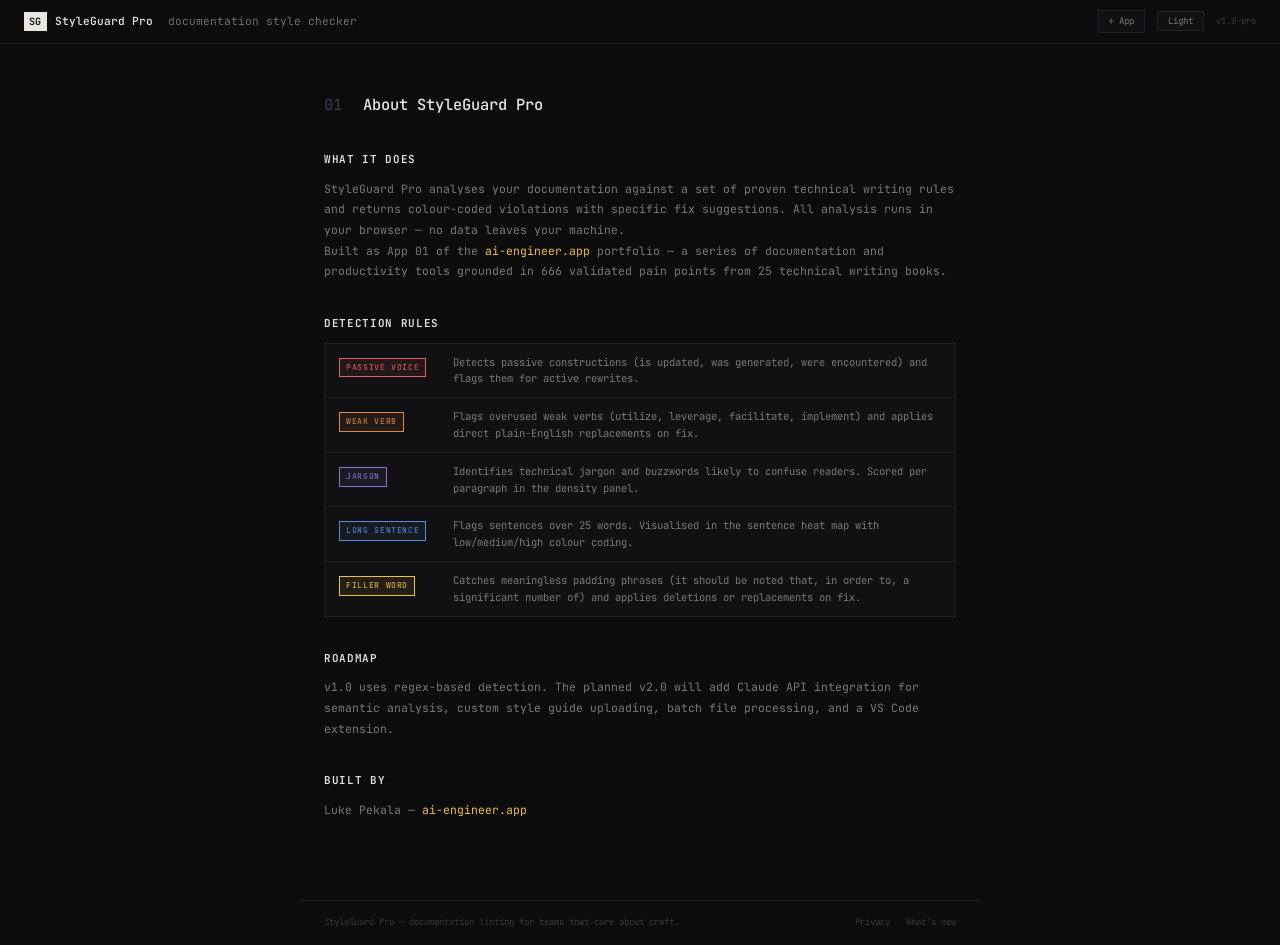
<file: about.html>
<!DOCTYPE html>
<html lang="en" data-theme="dark">
<head>
<meta charset="UTF-8">
<meta name="viewport" content="width=device-width, initial-scale=1.0">
<title>About — StyleGuard Pro</title>
<meta name="description" content="StyleGuard Pro is a free documentation style checker built for technical writers. Learn about the tool, its rules, and the team behind it.">
<link rel="canonical" href="https://styleguard.ai-engineer.app/about">
<link href="https://fonts.googleapis.com/css2?family=JetBrains+Mono:wght@300;400;500;600&display=swap" rel="stylesheet">
<script async src="https://www.googletagmanager.com/gtag/js?id=G-XXXXXXXXXX"></script>
<script>window.dataLayer=window.dataLayer||[];function gtag(){dataLayer.push(arguments);}gtag('js',new Date());gtag('config','G-XXXXXXXXXX');</script>
<style>
*,*::before,*::after{box-sizing:border-box;margin:0;padding:0}
[data-theme="dark"]{--bg:#0c0c0d;--surface:#111113;--card:#161618;--border:#222225;--border-hi:#2e2e33;--text:#e8e6e1;--text-mid:#7a7880;--text-dim:#383640;--accent:#f0c040;--red:#e06060;--red-bg:rgba(224,96,96,0.08);--orange:#e08840;--orange-bg:rgba(224,136,64,0.08);--blue:#5090d8;--blue-bg:rgba(80,144,216,0.08);--green:#38b878;--green-bg:rgba(56,184,120,0.08);--purple:#9070d0;--purple-bg:rgba(144,112,208,0.08)}
[data-theme="light"]{--bg:#f8f6f1;--surface:#fff;--card:#f0ede8;--border:#dedad2;--border-hi:#c8c4bc;--text:#18181a;--text-mid:#68666e;--text-dim:#c0bdc8;--accent:#b08000;--red:#c83030;--red-bg:rgba(200,48,48,0.07);--orange:#b06020;--orange-bg:rgba(176,96,32,0.07);--blue:#2060a8;--blue-bg:rgba(32,96,168,0.07);--green:#1a7848;--green-bg:rgba(26,120,72,0.07);--purple:#6040a8;--purple-bg:rgba(96,64,168,0.07)}
html{font-size:14px}
body{font-family:'JetBrains Mono',monospace;background:var(--bg);color:var(--text);min-height:100vh;display:flex;flex-direction:column;line-height:1.7;transition:background .2s,color .2s}
.topbar{border-bottom:1px solid var(--border);padding:0 24px;height:44px;display:flex;align-items:center;gap:12px;position:sticky;top:0;z-index:100;background:var(--bg)}
.logo-wrap{display:flex;align-items:center;gap:8px;text-decoration:none;color:var(--text)}
.logo-mark{font-size:.72rem;font-weight:600;background:var(--text);color:var(--bg);padding:1px 5px;letter-spacing:.04em}
.logo-name{font-size:.8rem;font-weight:500}
.logo-desc{color:var(--text-mid);font-weight:300;font-size:.8rem}
.topbar-right{margin-left:auto;display:flex;align-items:center;gap:12px}
.btn-top{font-family:'JetBrains Mono',monospace;font-size:.65rem;color:var(--text-mid);border:1px solid var(--border);background:var(--surface);padding:3px 10px;cursor:pointer;transition:all .15s;text-decoration:none;display:inline-block}
.btn-top:hover{border-color:var(--border-hi);color:var(--text)}
.topbar-version{font-size:.65rem;color:var(--text-dim)}
main{max-width:680px;margin:0 auto;width:100%;padding:48px 24px 80px;display:flex;flex-direction:column;gap:32px}
.page-title{font-size:1.1rem;font-weight:500;color:var(--text)}
.page-title .sec-num{color:var(--text-dim);margin-right:12px}
p{font-size:.82rem;color:var(--text-mid);line-height:1.8}
p a{color:var(--accent);text-decoration:none}
p a:hover{text-decoration:underline}
h2{font-size:.78rem;font-weight:600;color:var(--text);letter-spacing:.06em;text-transform:uppercase;margin-bottom:10px}
.rule-table{border:1px solid var(--border);background:var(--surface)}
.rule-row{border-bottom:1px solid var(--border);padding:10px 14px;display:grid;grid-template-columns:100px 1fr;gap:14px;align-items:start;transition:background .1s}
.rule-row:last-child{border-bottom:none}
.rule-row:hover{background:var(--card)}
.vtag{font-family:'JetBrains Mono',monospace;font-size:.58rem;letter-spacing:.08em;text-transform:uppercase;padding:2px 6px;border:1px solid;display:inline-block;margin-top:2px}
.vtag.passive{color:var(--red);border-color:var(--red);background:var(--red-bg)}
.vtag.weak{color:var(--orange);border-color:var(--orange);background:var(--orange-bg)}
.vtag.jargon{color:var(--purple);border-color:var(--purple);background:var(--purple-bg)}
.vtag.long{color:var(--blue);border-color:var(--blue);background:var(--blue-bg)}
.vtag.filler{color:var(--accent);border-color:var(--accent);background:rgba(240,192,64,0.08)}
.rule-desc{font-size:.75rem;color:var(--text-mid);line-height:1.6}
footer{border-top:1px solid var(--border);padding:14px 24px;display:flex;align-items:center;gap:16px;max-width:680px;margin:0 auto;width:100%;font-size:.65rem}
.footer-text{color:var(--text-dim)}
.footer-link{color:var(--text-dim);text-decoration:none;transition:color .15s}
.footer-link:hover{color:var(--text)}
</style>
</head>
<body>
<header class="topbar">
  <a class="logo-wrap" href="/">
    <span class="logo-mark">SG</span>
    <span class="logo-name">StyleGuard Pro</span>
    <span class="logo-desc">&nbsp;documentation style checker</span>
  </a>
  <div class="topbar-right">
    <a href="/" class="btn-top">← App</a>
    <button class="btn-top" onclick="toggleTheme()" id="themeToggle">Light</button>
    <span class="topbar-version">v1.0-pro</span>
  </div>
</header>

<main>
  <div>
    <div class="page-title"><span class="sec-num">01</span> About StyleGuard Pro</div>
  </div>

  <div>
    <h2>What it does</h2>
    <p>StyleGuard Pro analyses your documentation against a set of proven technical writing rules and returns colour-coded violations with specific fix suggestions. All analysis runs in your browser — no data leaves your machine.</p>
    <p>Built as App 01 of the <a href="https://ai-engineer.app" target="_blank">ai-engineer.app</a> portfolio — a series of documentation and productivity tools grounded in 666 validated pain points from 25 technical writing books.</p>
  </div>

  <div>
    <h2>Detection rules</h2>
    <div class="rule-table">
      <div class="rule-row"><div><span class="vtag passive">Passive voice</span></div><div class="rule-desc">Detects passive constructions (is updated, was generated, were encountered) and flags them for active rewrites.</div></div>
      <div class="rule-row"><div><span class="vtag weak">Weak verb</span></div><div class="rule-desc">Flags overused weak verbs (utilize, leverage, facilitate, implement) and applies direct plain-English replacements on fix.</div></div>
      <div class="rule-row"><div><span class="vtag jargon">Jargon</span></div><div class="rule-desc">Identifies technical jargon and buzzwords likely to confuse readers. Scored per paragraph in the density panel.</div></div>
      <div class="rule-row"><div><span class="vtag long">Long sentence</span></div><div class="rule-desc">Flags sentences over 25 words. Visualised in the sentence heat map with low/medium/high colour coding.</div></div>
      <div class="rule-row"><div><span class="vtag filler">Filler word</span></div><div class="rule-desc">Catches meaningless padding phrases (it should be noted that, in order to, a significant number of) and applies deletions or replacements on fix.</div></div>
    </div>
  </div>

  <div>
    <h2>Roadmap</h2>
    <p>v1.0 uses regex-based detection. The planned v2.0 will add Claude API integration for semantic analysis, custom style guide uploading, batch file processing, and a VS Code extension.</p>
  </div>

  <div>
    <h2>Built by</h2>
    <p>Luke Pekala — <a href="https://ai-engineer.app" target="_blank">ai-engineer.app</a></p>
  </div>
</main>

<footer>
  <span class="footer-text">StyleGuard Pro — documentation linting for teams that care about craft.</span>
  <div style="flex:1"></div>
  <a href="/privacy"   class="footer-link">Privacy</a>
  <a href="/changelog" class="footer-link">What's new</a>
</footer>

<script>
function toggleTheme(){
  var isDark = document.documentElement.getAttribute('data-theme') === 'dark';
  document.documentElement.setAttribute('data-theme', isDark ? 'light' : 'dark');
  document.getElementById('themeToggle').textContent = isDark ? 'Dark' : 'Light';
}
</script>
</body>
</html>
</file>
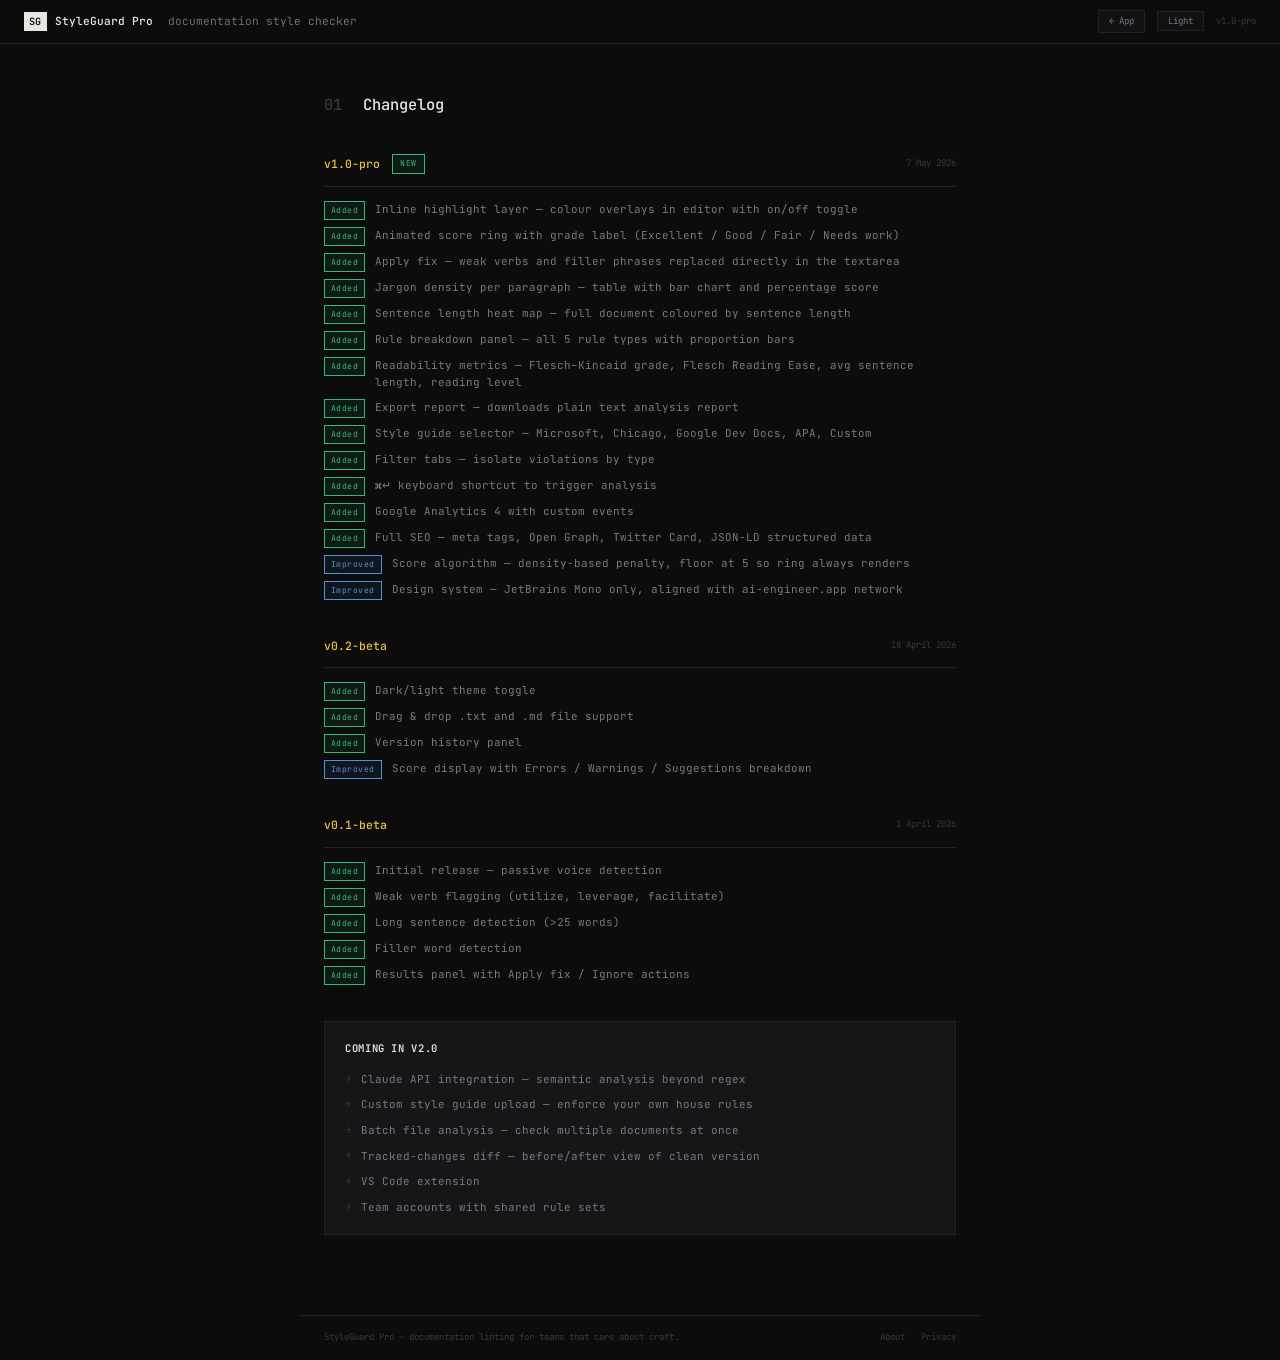
<file: changelog.html>
<!DOCTYPE html>
<html lang="en" data-theme="dark">
<head>
<meta charset="UTF-8">
<meta name="viewport" content="width=device-width, initial-scale=1.0">
<title>Changelog — StyleGuard Pro</title>
<meta name="description" content="StyleGuard Pro changelog — what's new, what's fixed, what's coming next.">
<link rel="canonical" href="https://styleguard.ai-engineer.app/changelog">
<link href="https://fonts.googleapis.com/css2?family=JetBrains+Mono:wght@300;400;500;600&display=swap" rel="stylesheet">
<script async src="https://www.googletagmanager.com/gtag/js?id=G-XXXXXXXXXX"></script>
<script>window.dataLayer=window.dataLayer||[];function gtag(){dataLayer.push(arguments);}gtag('js',new Date());gtag('config','G-XXXXXXXXXX');</script>
<style>
*,*::before,*::after{box-sizing:border-box;margin:0;padding:0}
[data-theme="dark"]{--bg:#0c0c0d;--surface:#111113;--card:#161618;--border:#222225;--border-hi:#2e2e33;--text:#e8e6e1;--text-mid:#7a7880;--text-dim:#383640;--accent:#f0c040;--red:#e06060;--red-bg:rgba(224,96,96,0.08);--blue:#5090d8;--blue-bg:rgba(80,144,216,0.08);--green:#38b878;--green-bg:rgba(56,184,120,0.08)}
[data-theme="light"]{--bg:#f8f6f1;--surface:#fff;--card:#f0ede8;--border:#dedad2;--border-hi:#c8c4bc;--text:#18181a;--text-mid:#68666e;--text-dim:#c0bdc8;--accent:#b08000;--red:#c83030;--red-bg:rgba(200,48,48,0.07);--blue:#2060a8;--blue-bg:rgba(32,96,168,0.07);--green:#1a7848;--green-bg:rgba(26,120,72,0.07)}
html{font-size:14px}
body{font-family:'JetBrains Mono',monospace;background:var(--bg);color:var(--text);min-height:100vh;display:flex;flex-direction:column;line-height:1.7;transition:background .2s,color .2s}
.topbar{border-bottom:1px solid var(--border);padding:0 24px;height:44px;display:flex;align-items:center;gap:12px;position:sticky;top:0;z-index:100;background:var(--bg)}
.logo-wrap{display:flex;align-items:center;gap:8px;text-decoration:none;color:var(--text)}
.logo-mark{font-size:.72rem;font-weight:600;background:var(--text);color:var(--bg);padding:1px 5px;letter-spacing:.04em}
.logo-name{font-size:.8rem;font-weight:500}
.logo-desc{color:var(--text-mid);font-weight:300;font-size:.8rem}
.topbar-right{margin-left:auto;display:flex;align-items:center;gap:12px}
.btn-top{font-family:'JetBrains Mono',monospace;font-size:.65rem;color:var(--text-mid);border:1px solid var(--border);background:var(--surface);padding:3px 10px;cursor:pointer;transition:all .15s;text-decoration:none;display:inline-block}
.btn-top:hover{border-color:var(--border-hi);color:var(--text)}
.topbar-version{font-size:.65rem;color:var(--text-dim)}
main{max-width:680px;margin:0 auto;width:100%;padding:48px 24px 80px;display:flex;flex-direction:column;gap:36px}
.page-title{font-size:1.1rem;font-weight:500;color:var(--text)}
.page-title .sec-num{color:var(--text-dim);margin-right:12px}
.release-head{display:flex;align-items:center;gap:12px;padding-bottom:12px;border-bottom:1px solid var(--border);margin-bottom:14px}
.r-tag{font-size:.82rem;font-weight:500;color:var(--accent)}
.r-badge{font-size:.58rem;padding:2px 7px;border:1px solid;letter-spacing:.08em}
.r-badge.new{color:var(--green);border-color:var(--green);background:var(--green-bg)}
.r-date{font-size:.65rem;color:var(--text-dim);margin-left:auto}
.change-list{list-style:none;padding:0;display:flex;flex-direction:column;gap:7px}
.change-list li{display:flex;align-items:baseline;gap:10px;font-size:.78rem;color:var(--text-mid);line-height:1.6}
.ctype{font-size:.58rem;padding:2px 6px;border:1px solid;letter-spacing:.06em;flex-shrink:0}
.ctype.added{color:var(--green);border-color:var(--green);background:var(--green-bg)}
.ctype.improved{color:var(--blue);border-color:var(--blue);background:var(--blue-bg)}
.ctype.fixed{color:var(--red);border-color:var(--red);background:var(--red-bg)}
.upcoming{background:var(--card);border:1px solid var(--border);padding:18px 20px}
.upcoming h2{font-size:.75rem;font-weight:600;color:var(--text);letter-spacing:.06em;text-transform:uppercase;margin-bottom:12px}
.upcoming ul{list-style:none;padding:0;display:flex;flex-direction:column;gap:7px}
.upcoming li{font-size:.78rem;color:var(--text-mid);display:flex;align-items:center;gap:10px}
.upcoming li::before{content:'→';color:var(--text-dim);font-size:.7rem;flex-shrink:0}
footer{border-top:1px solid var(--border);padding:14px 24px;display:flex;align-items:center;gap:16px;max-width:680px;margin:0 auto;width:100%;font-size:.65rem}
.footer-text{color:var(--text-dim)}
.footer-link{color:var(--text-dim);text-decoration:none;transition:color .15s}
.footer-link:hover{color:var(--text)}
</style>
</head>
<body>
<header class="topbar">
  <a class="logo-wrap" href="/">
    <span class="logo-mark">SG</span>
    <span class="logo-name">StyleGuard Pro</span>
    <span class="logo-desc">&nbsp;documentation style checker</span>
  </a>
  <div class="topbar-right">
    <a href="/" class="btn-top">← App</a>
    <button class="btn-top" onclick="toggleTheme()" id="themeToggle">Light</button>
    <span class="topbar-version">v1.0-pro</span>
  </div>
</header>

<main>
  <div class="page-title"><span class="sec-num">01</span> Changelog</div>

  <div>
    <div class="release-head">
      <span class="r-tag">v1.0-pro</span>
      <span class="r-badge new">NEW</span>
      <span class="r-date">7 May 2026</span>
    </div>
    <ul class="change-list">
      <li><span class="ctype added">Added</span> Inline highlight layer — colour overlays in editor with on/off toggle</li>
      <li><span class="ctype added">Added</span> Animated score ring with grade label (Excellent / Good / Fair / Needs work)</li>
      <li><span class="ctype added">Added</span> Apply fix — weak verbs and filler phrases replaced directly in the textarea</li>
      <li><span class="ctype added">Added</span> Jargon density per paragraph — table with bar chart and percentage score</li>
      <li><span class="ctype added">Added</span> Sentence length heat map — full document coloured by sentence length</li>
      <li><span class="ctype added">Added</span> Rule breakdown panel — all 5 rule types with proportion bars</li>
      <li><span class="ctype added">Added</span> Readability metrics — Flesch–Kincaid grade, Flesch Reading Ease, avg sentence length, reading level</li>
      <li><span class="ctype added">Added</span> Export report — downloads plain text analysis report</li>
      <li><span class="ctype added">Added</span> Style guide selector — Microsoft, Chicago, Google Dev Docs, APA, Custom</li>
      <li><span class="ctype added">Added</span> Filter tabs — isolate violations by type</li>
      <li><span class="ctype added">Added</span> ⌘↵ keyboard shortcut to trigger analysis</li>
      <li><span class="ctype added">Added</span> Google Analytics 4 with custom events</li>
      <li><span class="ctype added">Added</span> Full SEO — meta tags, Open Graph, Twitter Card, JSON-LD structured data</li>
      <li><span class="ctype improved">Improved</span> Score algorithm — density-based penalty, floor at 5 so ring always renders</li>
      <li><span class="ctype improved">Improved</span> Design system — JetBrains Mono only, aligned with ai-engineer.app network</li>
    </ul>
  </div>

  <div>
    <div class="release-head">
      <span class="r-tag">v0.2-beta</span>
      <span class="r-date">18 April 2026</span>
    </div>
    <ul class="change-list">
      <li><span class="ctype added">Added</span> Dark/light theme toggle</li>
      <li><span class="ctype added">Added</span> Drag & drop .txt and .md file support</li>
      <li><span class="ctype added">Added</span> Version history panel</li>
      <li><span class="ctype improved">Improved</span> Score display with Errors / Warnings / Suggestions breakdown</li>
    </ul>
  </div>

  <div>
    <div class="release-head">
      <span class="r-tag">v0.1-beta</span>
      <span class="r-date">1 April 2026</span>
    </div>
    <ul class="change-list">
      <li><span class="ctype added">Added</span> Initial release — passive voice detection</li>
      <li><span class="ctype added">Added</span> Weak verb flagging (utilize, leverage, facilitate)</li>
      <li><span class="ctype added">Added</span> Long sentence detection (&gt;25 words)</li>
      <li><span class="ctype added">Added</span> Filler word detection</li>
      <li><span class="ctype added">Added</span> Results panel with Apply fix / Ignore actions</li>
    </ul>
  </div>

  <div class="upcoming">
    <h2>Coming in v2.0</h2>
    <ul>
      <li>Claude API integration — semantic analysis beyond regex</li>
      <li>Custom style guide upload — enforce your own house rules</li>
      <li>Batch file analysis — check multiple documents at once</li>
      <li>Tracked-changes diff — before/after view of clean version</li>
      <li>VS Code extension</li>
      <li>Team accounts with shared rule sets</li>
    </ul>
  </div>
</main>

<footer>
  <span class="footer-text">StyleGuard Pro — documentation linting for teams that care about craft.</span>
  <div style="flex:1"></div>
  <a href="/about"   class="footer-link">About</a>
  <a href="/privacy" class="footer-link">Privacy</a>
</footer>

<script>
function toggleTheme(){
  var isDark = document.documentElement.getAttribute('data-theme') === 'dark';
  document.documentElement.setAttribute('data-theme', isDark ? 'light' : 'dark');
  document.getElementById('themeToggle').textContent = isDark ? 'Dark' : 'Light';
}
</script>
</body>
</html>
</file>
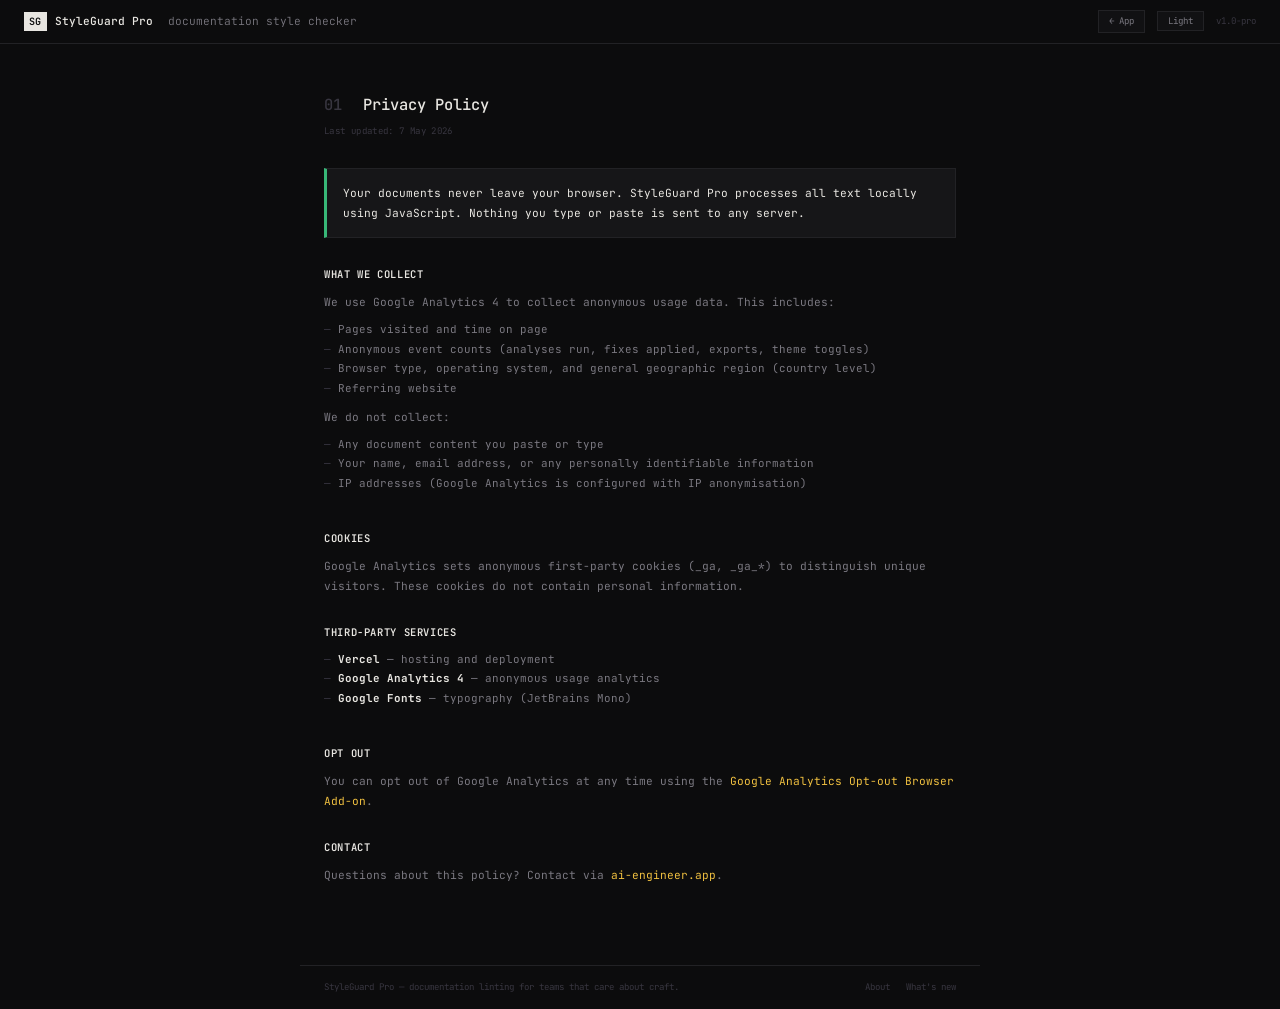
<file: privacy.html>
<!DOCTYPE html>
<html lang="en" data-theme="dark">
<head>
<meta charset="UTF-8">
<meta name="viewport" content="width=device-width, initial-scale=1.0">
<title>Privacy Policy — StyleGuard Pro</title>
<meta name="description" content="StyleGuard Pro privacy policy. Your documents never leave your browser.">
<link rel="canonical" href="https://styleguard.ai-engineer.app/privacy">
<link href="https://fonts.googleapis.com/css2?family=JetBrains+Mono:wght@300;400;500;600&display=swap" rel="stylesheet">
<script async src="https://www.googletagmanager.com/gtag/js?id=G-XXXXXXXXXX"></script>
<script>window.dataLayer=window.dataLayer||[];function gtag(){dataLayer.push(arguments);}gtag('js',new Date());gtag('config','G-XXXXXXXXXX');</script>
<style>
*,*::before,*::after{box-sizing:border-box;margin:0;padding:0}
[data-theme="dark"]{--bg:#0c0c0d;--surface:#111113;--card:#161618;--border:#222225;--border-hi:#2e2e33;--text:#e8e6e1;--text-mid:#7a7880;--text-dim:#383640;--accent:#f0c040;--green:#38b878;--green-bg:rgba(56,184,120,0.08)}
[data-theme="light"]{--bg:#f8f6f1;--surface:#fff;--card:#f0ede8;--border:#dedad2;--border-hi:#c8c4bc;--text:#18181a;--text-mid:#68666e;--text-dim:#c0bdc8;--accent:#b08000;--green:#1a7848;--green-bg:rgba(26,120,72,0.07)}
html{font-size:14px}
body{font-family:'JetBrains Mono',monospace;background:var(--bg);color:var(--text);min-height:100vh;display:flex;flex-direction:column;line-height:1.7;transition:background .2s,color .2s}
.topbar{border-bottom:1px solid var(--border);padding:0 24px;height:44px;display:flex;align-items:center;gap:12px;position:sticky;top:0;z-index:100;background:var(--bg)}
.logo-wrap{display:flex;align-items:center;gap:8px;text-decoration:none;color:var(--text)}
.logo-mark{font-size:.72rem;font-weight:600;background:var(--text);color:var(--bg);padding:1px 5px;letter-spacing:.04em}
.logo-name{font-size:.8rem;font-weight:500}
.logo-desc{color:var(--text-mid);font-weight:300;font-size:.8rem}
.topbar-right{margin-left:auto;display:flex;align-items:center;gap:12px}
.btn-top{font-family:'JetBrains Mono',monospace;font-size:.65rem;color:var(--text-mid);border:1px solid var(--border);background:var(--surface);padding:3px 10px;cursor:pointer;transition:all .15s;text-decoration:none;display:inline-block}
.btn-top:hover{border-color:var(--border-hi);color:var(--text)}
.topbar-version{font-size:.65rem;color:var(--text-dim)}
main{max-width:680px;margin:0 auto;width:100%;padding:48px 24px 80px;display:flex;flex-direction:column;gap:28px}
.page-title{font-size:1.1rem;font-weight:500;color:var(--text)}
.page-title .sec-num{color:var(--text-dim);margin-right:12px}
.updated{font-size:.65rem;color:var(--text-dim);letter-spacing:.04em;margin-top:6px}
.highlight-box{background:var(--card);border:1px solid var(--border);border-left:3px solid var(--green);padding:14px 16px}
.highlight-box p{color:var(--text)}
h2{font-size:.75rem;font-weight:600;color:var(--text);letter-spacing:.06em;text-transform:uppercase;margin-bottom:8px}
p{font-size:.8rem;color:var(--text-mid);line-height:1.8;margin-bottom:8px}
p:last-child{margin-bottom:0}
p a{color:var(--accent);text-decoration:none}
p a:hover{text-decoration:underline}
ul{list-style:none;padding:0;margin-bottom:8px}
ul li{font-size:.78rem;color:var(--text-mid);line-height:1.8;padding-left:14px;position:relative}
ul li::before{content:'—';position:absolute;left:0;color:var(--text-dim)}
footer{border-top:1px solid var(--border);padding:14px 24px;display:flex;align-items:center;gap:16px;max-width:680px;margin:0 auto;width:100%;font-size:.65rem}
.footer-text{color:var(--text-dim)}
.footer-link{color:var(--text-dim);text-decoration:none;transition:color .15s}
.footer-link:hover{color:var(--text)}
</style>
</head>
<body>
<header class="topbar">
  <a class="logo-wrap" href="/">
    <span class="logo-mark">SG</span>
    <span class="logo-name">StyleGuard Pro</span>
    <span class="logo-desc">&nbsp;documentation style checker</span>
  </a>
  <div class="topbar-right">
    <a href="/" class="btn-top">← App</a>
    <button class="btn-top" onclick="toggleTheme()" id="themeToggle">Light</button>
    <span class="topbar-version">v1.0-pro</span>
  </div>
</header>

<main>
  <div>
    <div class="page-title"><span class="sec-num">01</span> Privacy Policy</div>
    <div class="updated">Last updated: 7 May 2026</div>
  </div>

  <div class="highlight-box">
    <p>Your documents never leave your browser. StyleGuard Pro processes all text locally using JavaScript. Nothing you type or paste is sent to any server.</p>
  </div>

  <div>
    <h2>What we collect</h2>
    <p>We use Google Analytics 4 to collect anonymous usage data. This includes:</p>
    <ul>
      <li>Pages visited and time on page</li>
      <li>Anonymous event counts (analyses run, fixes applied, exports, theme toggles)</li>
      <li>Browser type, operating system, and general geographic region (country level)</li>
      <li>Referring website</li>
    </ul>
    <p>We do not collect:</p>
    <ul>
      <li>Any document content you paste or type</li>
      <li>Your name, email address, or any personally identifiable information</li>
      <li>IP addresses (Google Analytics is configured with IP anonymisation)</li>
    </ul>
  </div>

  <div>
    <h2>Cookies</h2>
    <p>Google Analytics sets anonymous first-party cookies (_ga, _ga_*) to distinguish unique visitors. These cookies do not contain personal information.</p>
  </div>

  <div>
    <h2>Third-party services</h2>
    <ul>
      <li><strong style="color:var(--text)">Vercel</strong> — hosting and deployment</li>
      <li><strong style="color:var(--text)">Google Analytics 4</strong> — anonymous usage analytics</li>
      <li><strong style="color:var(--text)">Google Fonts</strong> — typography (JetBrains Mono)</li>
    </ul>
  </div>

  <div>
    <h2>Opt out</h2>
    <p>You can opt out of Google Analytics at any time using the <a href="https://tools.google.com/dlpage/gaoptout" target="_blank">Google Analytics Opt-out Browser Add-on</a>.</p>
  </div>

  <div>
    <h2>Contact</h2>
    <p>Questions about this policy? Contact via <a href="https://ai-engineer.app" target="_blank">ai-engineer.app</a>.</p>
  </div>
</main>

<footer>
  <span class="footer-text">StyleGuard Pro — documentation linting for teams that care about craft.</span>
  <div style="flex:1"></div>
  <a href="/about"     class="footer-link">About</a>
  <a href="/changelog" class="footer-link">What's new</a>
</footer>

<script>
function toggleTheme(){
  var isDark = document.documentElement.getAttribute('data-theme') === 'dark';
  document.documentElement.setAttribute('data-theme', isDark ? 'light' : 'dark');
  document.getElementById('themeToggle').textContent = isDark ? 'Dark' : 'Light';
}
</script>
</body>
</html>
</file>
